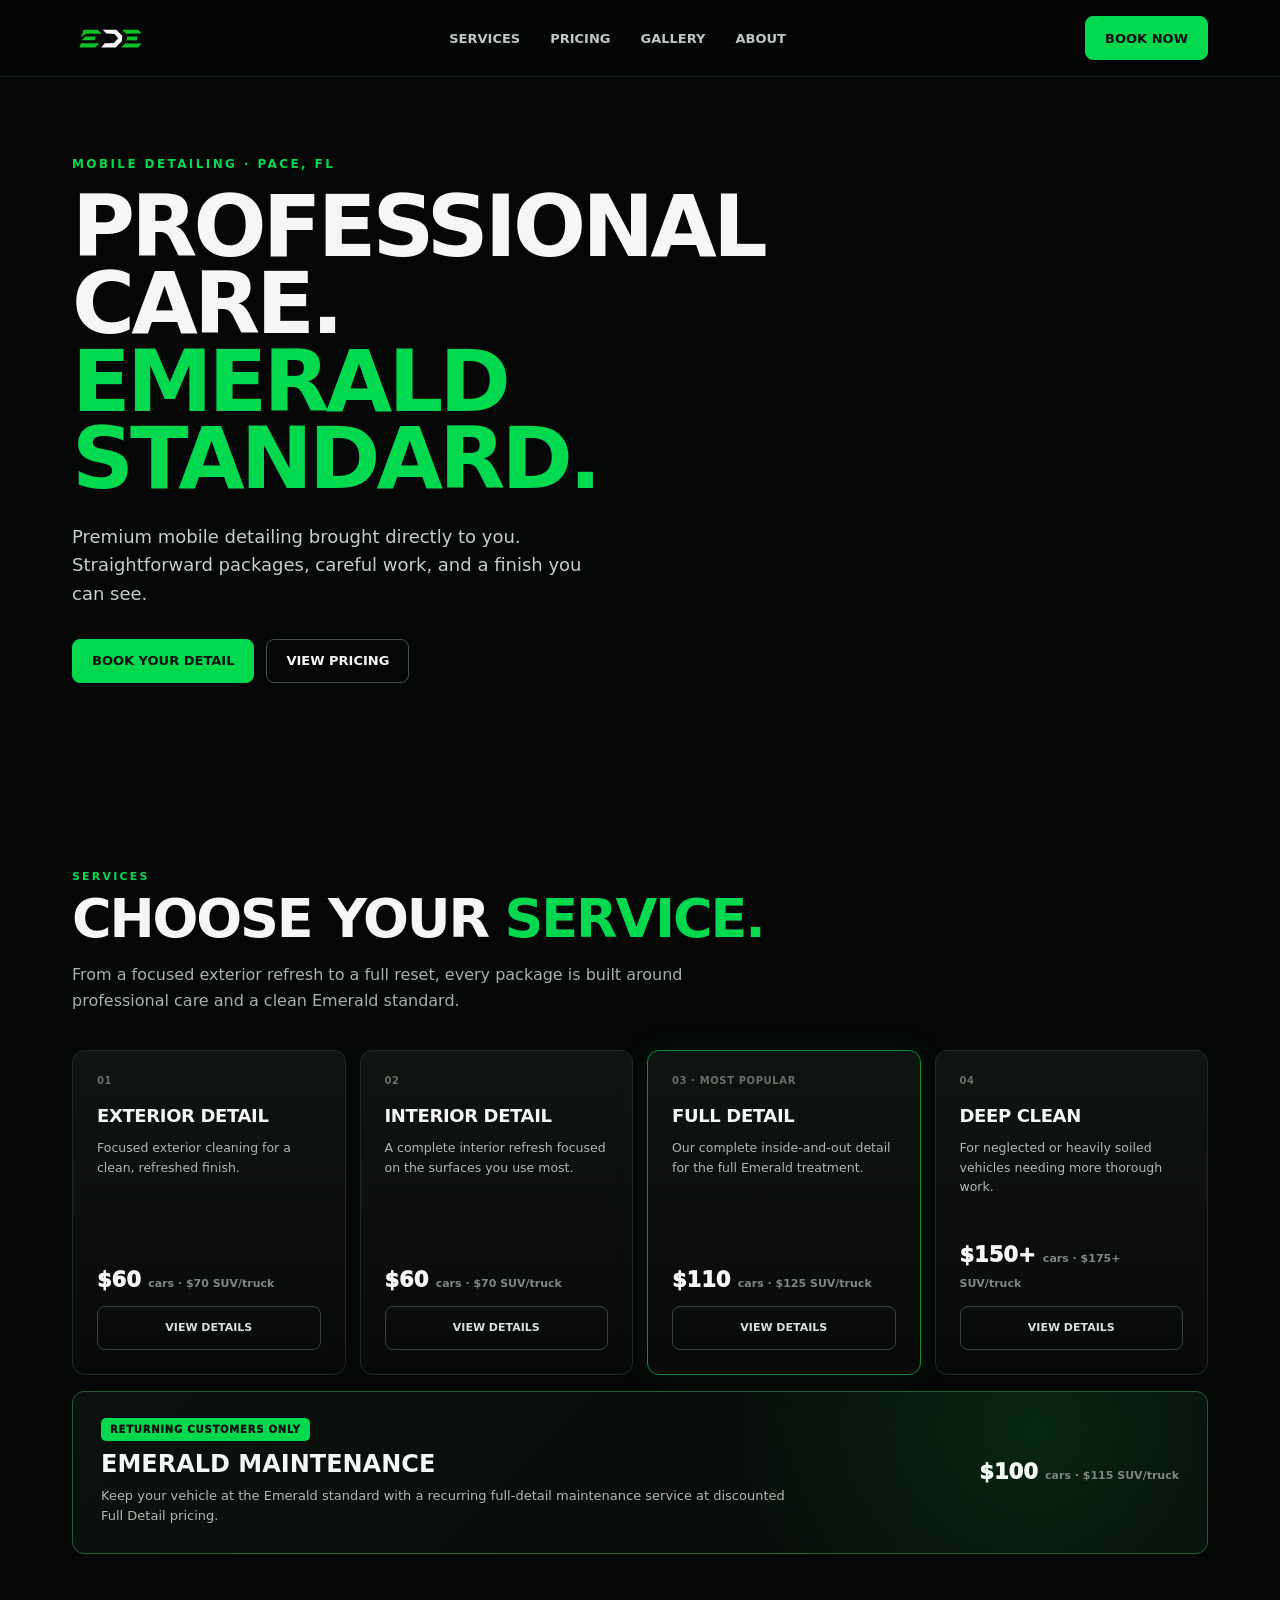
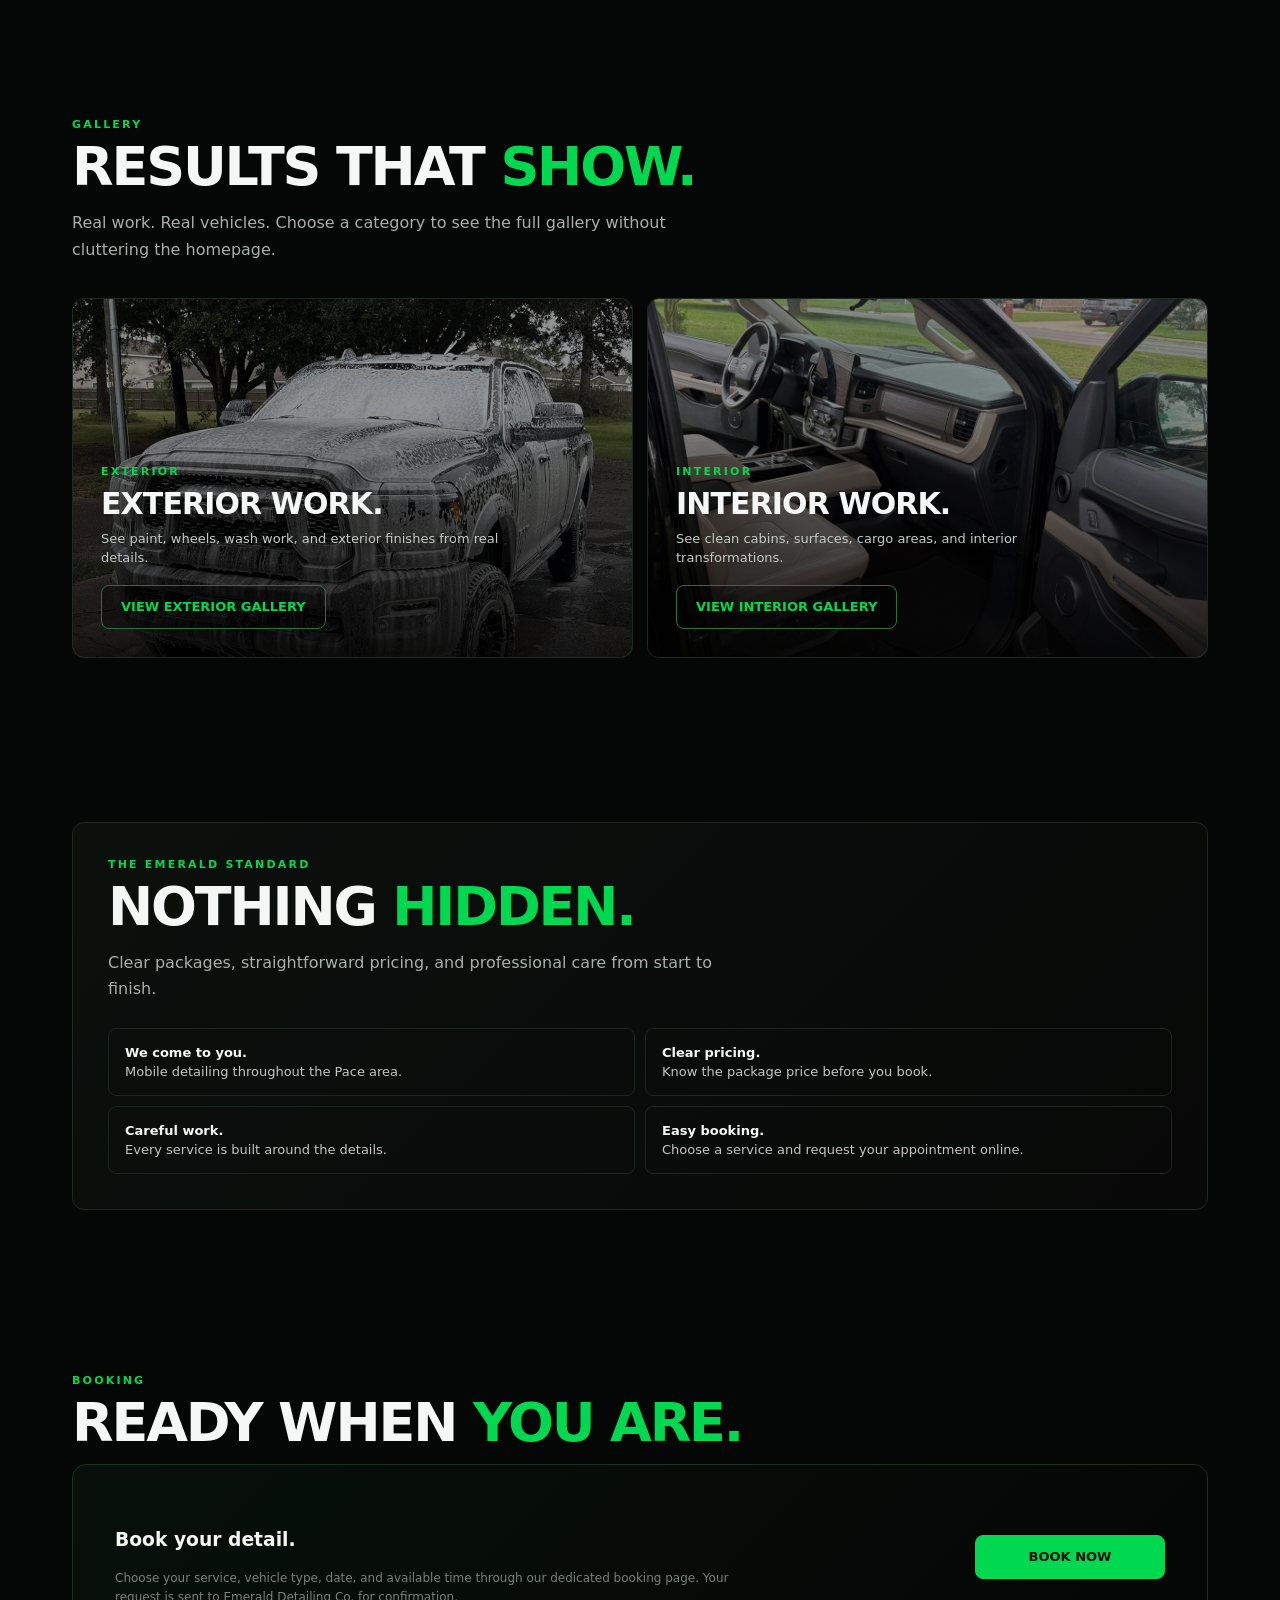
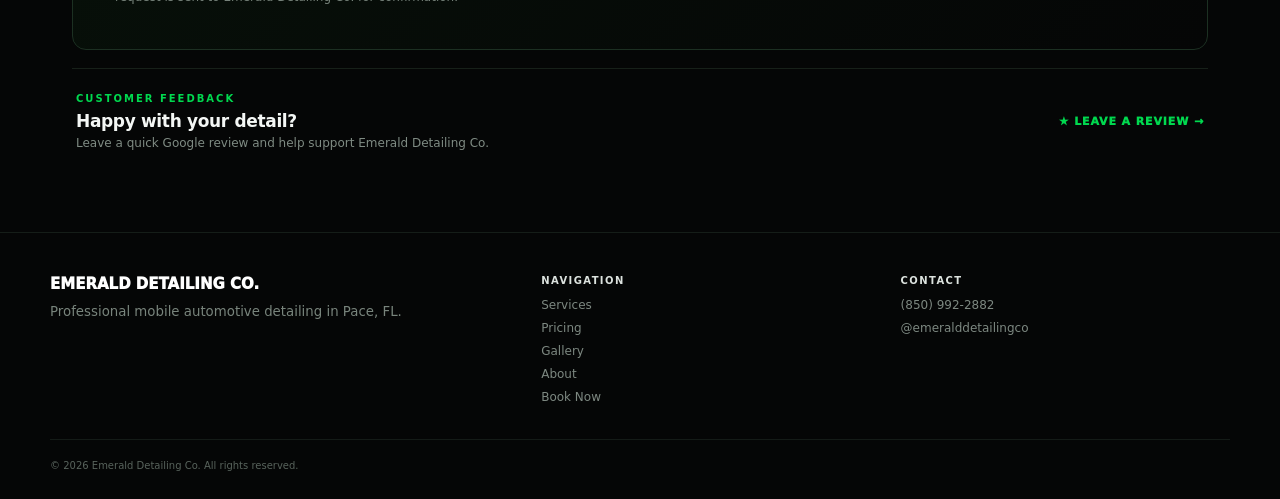
<file: index.html>
<!doctype html>
<html lang="en"><head><meta charset="utf-8"><meta name="viewport" content="width=device-width,initial-scale=1,viewport-fit=cover"><meta name="theme-color" content="#050606"><title>Emerald Detailing Co. — Mobile Detailing</title><meta name="description" content="Emerald Detailing Co. — professional mobile automotive detailing in Pace, FL."><style>
:root{--green:#00d94f;--black:#050606;--line:#1e2922;--muted:#a8b0ab;--white:#f4f7f5;--safe-top:env(safe-area-inset-top);--safe-bottom:env(safe-area-inset-bottom)}*{box-sizing:border-box;-webkit-tap-highlight-color:transparent}html{scroll-behavior:smooth;background:var(--black)}body{margin:0;background:var(--black);color:var(--white);font-family:-apple-system,BlinkMacSystemFont,"SF Pro Display","SF Pro Text",Inter,ui-sans-serif,system-ui,sans-serif;-webkit-font-smoothing:antialiased;text-rendering:optimizeLegibility}a{color:inherit;text-decoration:none}button{font:inherit}input,select,textarea,button{font-size:16px}.nav{position:sticky;top:0;z-index:20;background:rgba(5,6,6,.92);backdrop-filter:saturate(180%) blur(20px);-webkit-backdrop-filter:blur(20px);border-bottom:1px solid #172019;padding-top:var(--safe-top)}.navin{max-width:1180px;margin:auto;height:76px;display:flex;align-items:center;justify-content:space-between;padding:0 22px}.brand span{display:block;width:78px;height:42px;background:url("assets/emerald-logo.svg") center/contain no-repeat;font-size:0}.links{display:flex;gap:30px;color:#bfc7c2;font-size:13px;font-weight:750}.links a:hover{color:var(--green)}.cta{background:var(--green);color:#031007;padding:13px 19px;border-radius:8px;font-weight:900;font-size:13px;border:1px solid var(--green);display:inline-flex;align-items:center;justify-content:center;min-height:44px}.cta:hover{background:#39ed73}.ghost{padding:13px 19px;border:1px solid #435148;border-radius:8px;font-weight:850;font-size:13px;display:inline-flex;align-items:center;justify-content:center;min-height:44px}.ghost:hover{border-color:var(--green);color:var(--green)}.hero{min-height:680px;display:grid;place-items:center;position:relative;overflow:hidden;background:#050606}.hero:after{content:"";position:absolute;inset:0;background:linear-gradient(180deg,transparent 60%,var(--black) 100%);pointer-events:none}.hero-in{position:relative;z-index:2;max-width:1180px;width:100%;padding:80px 22px 105px}.kicker,.eyebrow{color:var(--green);font-size:11px;font-weight:900;letter-spacing:.2em;text-transform:uppercase}.kicker{font-size:12px;margin-bottom:17px}.hero h1{font-size:clamp(45px,7vw,86px);line-height:.9;letter-spacing:-.045em;margin:0;max-width:760px;text-transform:uppercase}.hero h1 em,h2 .green{font-style:normal;color:var(--green)}.lead{max-width:530px;color:#c6cec9;font-size:18px;line-height:1.6;margin:25px 0 30px}.actions{display:flex;gap:12px;flex-wrap:wrap}.section{max-width:1180px;margin:auto;padding:82px 22px}h2{font-size:clamp(34px,5vw,54px);letter-spacing:-.04em;line-height:.98;margin:10px 0 14px;text-transform:uppercase}h2 .white{color:var(--white)}.sub{color:var(--muted);max-width:650px;line-height:1.65}.cards{display:grid;grid-template-columns:repeat(4,minmax(0,1fr));gap:14px;margin-top:35px}.card{background:linear-gradient(180deg,#101411,#080a09);border:1px solid var(--line);border-radius:12px;padding:24px;min-height:325px;display:flex;flex-direction:column;transition:.2s}.card:hover{transform:translateY(-4px);border-color:#276d3e}.card.feature{border-color:#158a3b;box-shadow:0 0 35px rgba(0,217,79,.08)}.num{font-size:10px;color:#657168;font-weight:900;letter-spacing:.06em}.card h3{margin:20px 0 12px;font-size:18px;text-transform:uppercase;letter-spacing:-.02em;line-height:1.15}.card p{color:#aeb8b1;font-size:12.5px;line-height:1.55;margin:0 0 18px}.price{margin-top:auto;padding-top:16px;font-size:21px;font-weight:950;line-height:1.2}.price span{font-size:11px;color:#7d8880;font-weight:700}.details-btn{display:inline-flex;align-items:center;justify-content:center;margin-top:12px;padding:10px 13px;border:1px solid #334139;border-radius:8px;color:#d8dfdb;font-size:11px;font-weight:900;transition:.2s;cursor:pointer;background:transparent;width:100%;min-height:44px}.details-btn:hover,.details-btn:active{border-color:var(--green);color:var(--green);background:rgba(0,217,79,.04)}.maintenance-card{margin-top:16px;border:1px solid #245c36;border-radius:12px;padding:26px 28px;background:radial-gradient(circle at 85% 25%,rgba(0,217,79,.13),transparent 32%),linear-gradient(135deg,#0b120e,#070907);display:grid;grid-template-columns:1fr auto;gap:24px;align-items:center}.maintenance-card h3{font-size:24px;margin:9px 0 8px;text-transform:uppercase}.maintenance-card p{color:#aeb8b1;font-size:13px;line-height:1.6;margin:0;max-width:700px}.maintenance-card .price{margin:0;padding:0;white-space:nowrap}.exclusive{display:inline-block;color:#031007;background:var(--green);font-size:10px;font-weight:950;padding:6px 9px;border-radius:5px;letter-spacing:.08em}.gallery-choices{display:grid;grid-template-columns:repeat(2,minmax(0,1fr));gap:14px;margin-top:35px}.gallery-choice{position:relative;overflow:hidden;min-height:360px;border:1px solid #1e2922;border-radius:12px;background:#090b0a}.gallery-choice img{width:100%;height:100%;position:absolute;inset:0;object-fit:cover;filter:saturate(.82) brightness(.62);transition:transform .35s ease,filter .35s ease}.gallery-choice:hover img{transform:scale(1.04);filter:saturate(.9) brightness(.72)}.gallery-choice:after{content:"";position:absolute;inset:0;background:linear-gradient(180deg,rgba(0,0,0,.05) 30%,rgba(0,0,0,.84) 100%);pointer-events:none}.gallery-choice-content{position:absolute;z-index:2;left:28px;right:28px;bottom:28px}.gallery-choice-content .eyebrow{margin-bottom:8px}.gallery-choice h3{font-size:30px;margin:0 0 8px;text-transform:uppercase;letter-spacing:-.03em}.gallery-choice p{color:#c2cbc5;font-size:13px;line-height:1.5;margin:0 0 17px;max-width:430px}.gallery-choice .ghost{border-color:#2b7040;background:rgba(0,0,0,.35);color:var(--green)}.standard{display:block}.standardbox{border:1px solid var(--line);border-radius:12px;padding:35px;background:linear-gradient(135deg,#0b100d,#070807)}.points{display:grid;grid-template-columns:1fr 1fr;gap:10px;margin-top:25px}.point{padding:16px;border:1px solid #1b251f;border-radius:8px;color:#c0c8c3;font-size:13px}.point b{display:block;color:var(--white);margin-bottom:4px}.booking{background:linear-gradient(135deg,#071009,#050606);border:1px solid #1c3022;border-radius:14px;padding:42px;display:grid;grid-template-columns:1fr auto;gap:40px;align-items:center}.booking-copy{padding-top:4px}.booking-note{color:#77837b;font-size:12px;line-height:1.6;margin:4px 0 0;max-width:650px}.booking-action{display:flex;align-items:center;justify-content:center}.booking-action .cta{min-width:190px}.review-strip{border-top:1px solid #172019;margin-top:18px;padding:24px 4px 0;display:flex;align-items:center;justify-content:space-between;gap:20px}.review-copy .eyebrow{font-size:10px;margin-bottom:7px}.review-copy strong{display:block;font-size:17px;letter-spacing:-.02em}.review-copy p{margin:5px 0 0;color:#7f8b83;font-size:12px}.review-link{color:var(--green);font-size:11px;font-weight:950;letter-spacing:.08em;white-space:nowrap}.review-link:hover{text-decoration:underline}.modal{position:fixed;inset:0;z-index:100;background:rgba(0,0,0,.76);backdrop-filter:blur(10px);display:none;align-items:center;justify-content:center;padding:22px}.modal.open{display:flex}.modalbox{position:relative;width:min(560px,100%);max-height:90dvh;overflow:auto;background:linear-gradient(145deg,#0c110e,#060807);border:1px solid #285f3a;border-radius:16px;padding:32px;box-shadow:0 25px 80px rgba(0,0,0,.5)}.modalclose{position:absolute;top:12px;right:14px;border:0;background:transparent;color:#9da8a1;font-size:30px;line-height:1;cursor:pointer}.modalbox h3{font-size:30px;text-transform:uppercase;letter-spacing:-.03em;margin:8px 35px 8px 0}.modalprice{color:var(--green);font-size:18px;font-weight:900;margin:0 0 24px}.included{font-size:10px;font-weight:900;letter-spacing:.15em;text-transform:uppercase;color:#748078}.modalbox ul{margin:12px 0 20px;padding-left:19px;color:#c7cec9;line-height:1.8;font-size:13px}.modalnote{color:#8e9992;font-size:12px;line-height:1.6;margin:0 0 24px}footer{border-top:1px solid #151d18;padding:42px 22px calc(28px + var(--safe-bottom));color:#7d8881}.foot{max-width:1180px;margin:auto;display:grid;grid-template-columns:1.4fr 1fr 1fr;gap:30px;align-items:start}.foot-brand{color:white;font-weight:950;font-size:15px}.foot small{display:block;margin-top:8px;line-height:1.6;color:#78847c}.foot-title{color:#dce2de;font-size:10px;font-weight:900;letter-spacing:.14em;margin-bottom:12px}.footlinks{display:grid;gap:9px;font-size:12px}.footlinks a:hover{color:var(--green)}.copyright{max-width:1180px;margin:35px auto 0;padding-top:20px;border-top:1px solid #141b17;font-size:10px;color:#58635c}.mobile{display:none}@media(max-width:1050px){.cards{grid-template-columns:repeat(2,1fr)}.foot{grid-template-columns:1fr 1fr}}@media(max-width:850px){.links{display:none}.mobile{display:block}.hero{min-height:650px}.hero-in{padding-top:105px}.gallery-choices{grid-template-columns:1fr 1fr}.maintenance-card{grid-template-columns:1fr}.booking{grid-template-columns:1fr;gap:24px}.booking-action{justify-content:stretch}.booking-action .cta{width:100%}.review-strip{align-items:flex-start;flex-direction:column;gap:13px}}@media(max-width:520px){.navin{height:68px;padding:0 16px}.brand span{width:68px;height:38px}.nav .cta{padding:11px 14px;font-size:11px;min-height:42px}.hero{min-height:650px}.hero-in{padding:80px 17px 100px}.kicker{font-size:10px;letter-spacing:.16em}.lead{font-size:16px;margin:22px 0 26px}.actions{display:grid;grid-template-columns:1fr;gap:10px}.actions .cta,.actions .ghost{width:100%}.section{padding:60px 17px}.sub{font-size:14px}.gallery-choices{grid-template-columns:1fr;gap:12px}.gallery-choice{min-height:300px}.gallery-choice-content{left:21px;right:21px;bottom:21px}.gallery-choice h3{font-size:24px}.gallery-choice p{font-size:12.5px}.gallery-choice .ghost{width:100%}.card{min-height:0;padding:21px;border-radius:13px}.card h3{font-size:19px;margin-top:16px}.card p{font-size:13px}.price{font-size:22px}.maintenance-card{padding:22px;border-radius:13px}.maintenance-card h3{font-size:21px}.maintenance-card p{font-size:13px}.booking{padding:24px 20px;border-radius:13px}.review-strip{padding:21px 0 0}.review-copy strong{font-size:16px}.review-link{font-size:10px}.modal{padding:12px;align-items:flex-end}.modalbox{width:100%;max-height:88dvh;border-radius:18px;padding:25px 20px calc(20px + var(--safe-bottom))}.modalbox h3{font-size:24px}.foot{grid-template-columns:1fr;gap:25px}}
</style></head><body>
<nav class="nav"><div class="navin"><a class="brand" href="#top" aria-label="Emerald Detailing Co."><span></span></a><div class="links"><a href="#services-title">SERVICES</a><a href="#pricing">PRICING</a><a href="#gallery">GALLERY</a><a href="#about">ABOUT</a></div><a class="cta" href="booking.html">BOOK NOW</a></div></nav>
<main id="top"><section class="hero"><div class="hero-in"><div class="kicker">Mobile detailing · Pace, FL</div><h1>Professional care.<br><em>Emerald standard.</em></h1><p class="lead">Premium mobile detailing brought directly to you. Straightforward packages, careful work, and a finish you can see.</p><div class="actions"><a class="cta" href="booking.html">BOOK YOUR DETAIL</a><a class="ghost" href="#pricing">VIEW PRICING</a></div></div></section>
<section class="section"><div class="eyebrow" id="services-title">Services</div><h2><span class="white">Choose your</span> <span class="green">service.</span></h2><p class="sub">From a focused exterior refresh to a full reset, every package is built around professional care and a clean Emerald standard.</p><div class="cards" id="pricing"><article class="card"><div class="num">01</div><h3>Exterior Detail</h3><p>Focused exterior cleaning for a clean, refreshed finish.</p><div class="price">$60 <span>cars · $70 SUV/truck</span></div><button class="details-btn" data-detail="exterior">VIEW DETAILS</button></article><article class="card"><div class="num">02</div><h3>Interior Detail</h3><p>A complete interior refresh focused on the surfaces you use most.</p><div class="price">$60 <span>cars · $70 SUV/truck</span></div><button class="details-btn" data-detail="interior">VIEW DETAILS</button></article><article class="card feature"><div class="num">03 · MOST POPULAR</div><h3>Full Detail</h3><p>Our complete inside-and-out detail for the full Emerald treatment.</p><div class="price">$110 <span>cars · $125 SUV/truck</span></div><button class="details-btn" data-detail="full">VIEW DETAILS</button></article><article class="card"><div class="num">04</div><h3>Deep Clean</h3><p>For neglected or heavily soiled vehicles needing more thorough work.</p><div class="price">$150+ <span>cars · $175+ SUV/truck</span></div><button class="details-btn" data-detail="deep">VIEW DETAILS</button></article></div><article class="maintenance-card"><div><span class="exclusive">RETURNING CUSTOMERS ONLY</span><h3>Emerald Maintenance</h3><p>Keep your vehicle at the Emerald standard with a recurring full-detail maintenance service at discounted Full Detail pricing.</p></div><div class="price">$100 <span>cars · $115 SUV/truck</span></div></article></section>
<section class="section" id="gallery"><div class="eyebrow">Gallery</div><h2><span class="white">Results that</span> <span class="green">show.</span></h2><p class="sub">Real work. Real vehicles. Choose a category to see the full gallery without cluttering the homepage.</p><div class="gallery-choices"><a class="gallery-choice" href="exterior.html"><img src="assets/gallery-4.jpg" alt="Emerald Detailing Co. Ram Power Wagon exterior detail"><div class="gallery-choice-content"><div class="eyebrow">Exterior</div><h3>Exterior work.</h3><p>See paint, wheels, wash work, and exterior finishes from real details.</p><span class="ghost">VIEW EXTERIOR GALLERY</span></div></a><a class="gallery-choice" href="interior.html"><img src="assets/gallery-1.jpg" alt="Emerald Detailing Co. interior detail"><div class="gallery-choice-content"><div class="eyebrow">Interior</div><h3>Interior work.</h3><p>See clean cabins, surfaces, cargo areas, and interior transformations.</p><span class="ghost">VIEW INTERIOR GALLERY</span></div></a></div></section>
<section class="section standard" id="about"><div class="standardbox"><div class="eyebrow">The Emerald standard</div><h2><span class="white">Nothing</span> <span class="green">hidden.</span></h2><p class="sub">Clear packages, straightforward pricing, and professional care from start to finish.</p><div class="points"><div class="point"><b>We come to you.</b>Mobile detailing throughout the Pace area.</div><div class="point"><b>Clear pricing.</b>Know the package price before you book.</div><div class="point"><b>Careful work.</b>Every service is built around the details.</div><div class="point"><b>Easy booking.</b>Choose a service and request your appointment online.</div></div></div></section>
<section class="section" id="booking"><div class="eyebrow">Booking</div><h2><span class="white">Ready when</span> <span class="green">you are.</span></h2><div class="booking"><div class="booking-copy"><h3>Book your detail.</h3><p class="booking-note">Choose your service, vehicle type, date, and available time through our dedicated booking page. Your request is sent to Emerald Detailing Co. for confirmation.</p></div><div class="booking-action"><a class="cta" href="booking.html">BOOK NOW</a></div></div><div class="review-strip"><div class="review-copy"><div class="eyebrow">Customer feedback</div><strong>Happy with your detail?</strong><p>Leave a quick Google review and help support Emerald Detailing Co.</p></div><a class="review-link" href="https://share.google/KdQHU9VvgRlkxgc2U" target="_blank" rel="noopener">★ LEAVE A REVIEW →</a></div></section></main>
<footer><div class="foot"><div><div class="foot-brand">EMERALD DETAILING CO.</div><small>Professional mobile automotive detailing in Pace, FL.</small></div><div><div class="foot-title">NAVIGATION</div><div class="footlinks"><a href="#services-title">Services</a><a href="#pricing">Pricing</a><a href="#gallery">Gallery</a><a href="#about">About</a><a href="booking.html">Book Now</a></div></div><div><div class="foot-title">CONTACT</div><div class="footlinks"><a href="tel:+18509922882">(850) 992-2882</a><a href="https://www.instagram.com/emeralddetailingco/" target="_blank" rel="noopener">@emeralddetailingco</a></div></div></div><div class="copyright">© 2026 Emerald Detailing Co. All rights reserved.</div></footer>
<div class="modal" id="detailModal" aria-hidden="true"><div class="modalbox"><button class="modalclose" id="modalClose" aria-label="Close">×</button><div class="eyebrow">Service</div><h3 id="modalTitle"></h3><p class="modalprice" id="modalPrice"></p><div class="included">What's included</div><ul id="modalList"></ul><p class="modalnote" id="modalNote"></p><a class="cta" href="booking.html" style="width:100%">BOOK THIS SERVICE</a></div></div>
<script>const details={exterior:{title:'Exterior Detail',price:'$60 cars · $70 SUV/truck',list:['Wheel cleaning','Pre-wash & contact wash','Crevice work','Exterior windows'],note:'A focused exterior service for a clean, refreshed finish.'},interior:{title:'Interior Detail',price:'$60 cars · $70 SUV/truck',list:['Blowout & vacuum','Interior surface cleaning','Interior dressing','Interior windows'],note:'A complete interior refresh focused on the surfaces you use most.'},full:{title:'Full Detail',price:'$110 cars · $125 SUV/truck',list:['Everything in Exterior Detail','Everything in Interior Detail'],note:'Our complete inside-and-out detail and most popular package.'},deep:{title:'Deep Clean',price:'Starting at $150 cars · $175+ SUV/truck',list:['More thorough interior & exterior cleaning','Extra attention to neglected/heavily soiled areas','Condition-based final pricing'],note:'Designed for vehicles that need more work than a standard Full Detail.'}};const modal=document.getElementById('detailModal');const close=()=>{modal.classList.remove('open');modal.setAttribute('aria-hidden','true')};document.querySelectorAll('[data-detail]').forEach(b=>b.onclick=()=>{const d=details[b.dataset.detail];document.getElementById('modalTitle').textContent=d.title;document.getElementById('modalPrice').textContent=d.price;document.getElementById('modalList').innerHTML=d.list.map(x=>`<li>${x}</li>`).join('');document.getElementById('modalNote').textContent=d.note;modal.classList.add('open');modal.setAttribute('aria-hidden','false')});document.getElementById('modalClose').onclick=close;modal.onclick=e=>{if(e.target===modal)close()};document.addEventListener('keydown',e=>{if(e.key==='Escape')close()});const scrollToSection=(target)=>{const nav=document.querySelector('.nav');const navHeight=nav?nav.getBoundingClientRect().height:76;const top=target.getBoundingClientRect().top+window.scrollY-navHeight-10;window.scrollTo({top:Math.max(0,top),behavior:'smooth'})};document.querySelectorAll('.links a[href^="#"],.footlinks a[href^="#"]').forEach(link=>link.addEventListener('click',e=>{const target=document.querySelector(link.getAttribute('href'));if(!target)return;e.preventDefault();scrollToSection(target);history.replaceState(null,'',link.getAttribute('href'))}));window.addEventListener('load',()=>{if(location.hash){const target=document.querySelector(location.hash);if(target)setTimeout(()=>scrollToSection(target),50)}});</script></body></html>
</file>
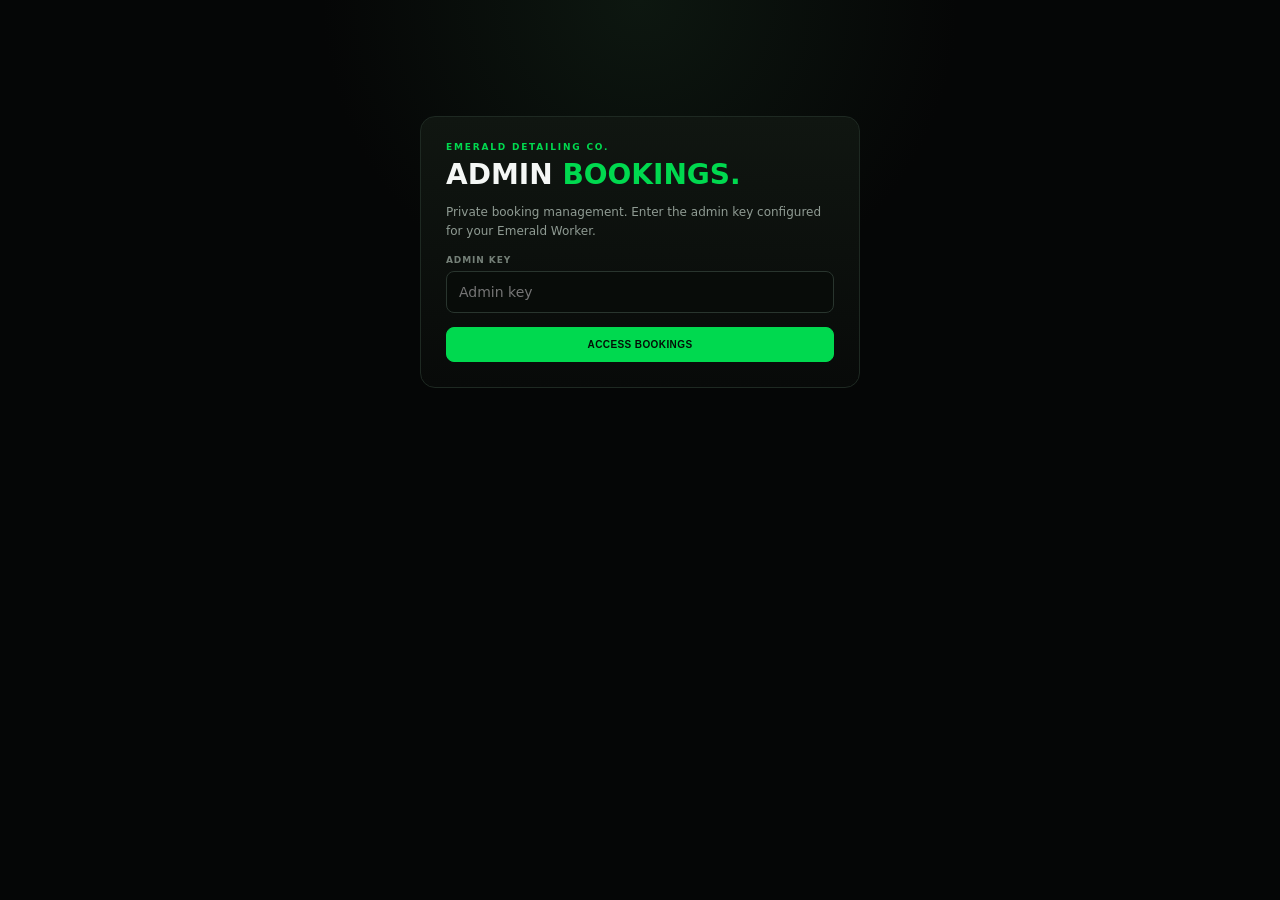
<file: admin-schedule.html>
<!doctype html><html lang="en"><head><meta charset="utf-8"><meta name="viewport" content="width=device-width,initial-scale=1"><meta name="robots" content="noindex,nofollow"><title>Emerald Admin — Schedule</title><style>:root{--g:#00d94f;--b:#050606;--l:#1e2922;--m:#8f9b93;--w:#f4f7f5}*{box-sizing:border-box}body{margin:0;background:radial-gradient(circle at top,#0d1710,#050606 45%);color:var(--w);font-family:-apple-system,BlinkMacSystemFont,"SF Pro Display",Inter,system-ui,sans-serif}.wrap{width:min(760px,100%);margin:auto;padding:30px 18px 60px}.top{display:flex;justify-content:space-between;align-items:center;margin-bottom:25px}.ey{font-size:9px;letter-spacing:.2em;text-transform:uppercase;color:var(--g);font-weight:900}.title{font-size:42px;line-height:.95;letter-spacing:-.045em;text-transform:uppercase;margin:7px 0}.title span{color:var(--g)}.panel{background:linear-gradient(180deg,#101611,#080a09);border:1px solid var(--l);border-radius:14px;padding:20px;margin-bottom:14px}.label{display:block;color:#758078;font-size:9px;text-transform:uppercase;letter-spacing:.1em;font-weight:900;margin-bottom:7px}.row{display:grid;grid-template-columns:1fr auto;gap:9px;align-items:end}.input,.btn{height:44px;border-radius:8px;font:inherit}.input{width:100%;background:#080c09;border:1px solid #29352e;color:var(--w);padding:10px 12px}.btn{border:1px solid #303c34;background:#090d0a;color:var(--w);padding:0 15px;font-size:10px;font-weight:900;letter-spacing:.04em;cursor:pointer}.btn.primary{background:var(--g);border-color:var(--g);color:#031007}.btn.danger{color:#ffb2b2;border-color:#5b2929}.hint{color:#69756d;font-size:11px;line-height:1.5;margin:9px 0 0}.item{display:flex;align-items:center;justify-content:space-between;gap:10px;background:#090d0a;border:1px solid #28352c;border-radius:9px;padding:10px 11px;margin-top:8px}.date{font-weight:800;font-size:13px}.muted{color:var(--m);font-size:11px}.error{color:#ffaaaa;font-size:11px;line-height:1.4;margin-top:10px}.empty{color:var(--m);font-size:12px;padding:12px 0}.back{color:var(--g);font-size:10px;font-weight:900;text-decoration:none}@media(max-width:520px){.wrap{padding:22px 14px 45px}.row{grid-template-columns:1fr}.btn{width:100%}.item{align-items:flex-start;flex-direction:column}.item .btn{width:auto}}</style></head><body><main class="wrap"><header class="top"><div><div class="ey">Private dashboard</div><div class="title">Schedule<span>.</span></div></div><a class="back" href="admin.html">BACK TO BOOKINGS</a></header><section class="panel"><div class="ey">Availability</div><h2 style="margin:7px 0 14px;font-size:21px">Block a day</h2><div class="row"><div><label class="label" for="date">Date</label><input class="input" id="date" type="date"></div><button class="btn primary" id="block">BLOCK DAY</button></div><p class="hint">Blocking a date prevents new customer bookings. Existing bookings are not cancelled.</p><div id="error" class="error"></div></section><section class="panel"><div class="ey">Unavailable dates</div><div id="list"><div class="empty">Loading…</div></div></section></main><script>const token=sessionStorage.getItem('emerald_admin_key')||'';const $=id=>document.getElementById(id);const headers=()=>({Authorization:'Bearer '+token});const pretty=d=>new Date(d+'T12:00:00').toLocaleDateString(undefined,{weekday:'short',month:'short',day:'numeric',year:'numeric'});function err(s=''){$('error').textContent=s}async function api(url,opt={}){const r=await fetch(url,{...opt,headers:{...headers(),...(opt.headers||{})},cache:'no-store'});let d={};try{d=await r.json()}catch{}if(r.status===401)throw new Error('Your admin session is invalid. Open Admin Bookings and log in again.');if(!r.ok)throw new Error(d.error||'Request failed.');return d}async function load(){if(!token){location.href='admin.html';return}try{const d=await api('/api/blocked-days');const xs=d.blockedDays||[];$('list').innerHTML=xs.length?xs.map(x=>`<div class="item"><div><div class="date">${pretty(x.service_date)}</div><div class="muted">${x.service_date}</div></div><button class="btn danger" data-date="${x.service_date}">UNBLOCK</button></div>`).join(''):'<div class="empty">No blocked days.</div>';document.querySelectorAll('[data-date]').forEach(b=>b.onclick=()=>remove(b.dataset.date,b))}catch(e){err(e.message)}}async function remove(date,btn){if(!confirm('Unblock '+pretty(date)+'?'))return;btn.disabled=true;try{await api('/api/blocked-days?date='+encodeURIComponent(date),{method:'DELETE'});await load()}catch(e){err(e.message);btn.disabled=false}}$('block').onclick=async()=>{const date=$('date').value;if(!date){err('Choose a date first.');return}err('');$('block').disabled=true;try{await api('/api/blocked-days',{method:'POST',headers:{'Content-Type':'application/json'},body:JSON.stringify({date})});$('date').value='';await load()}catch(e){err(e.message)}finally{$('block').disabled=false}};load();</script></body></html>
</file>
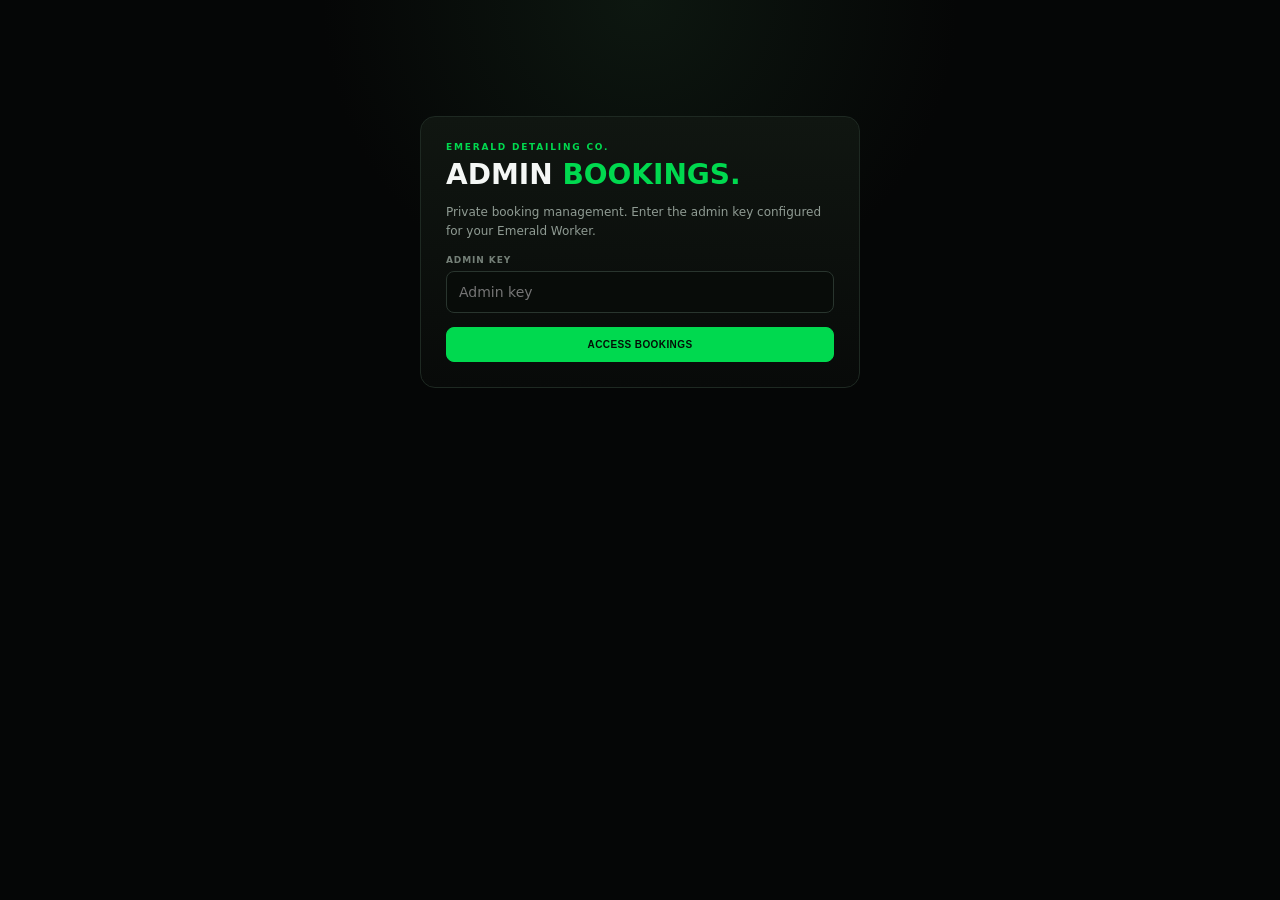
<file: admin.html>
<!doctype html>
<html lang="en"><head><meta charset="utf-8"><meta name="viewport" content="width=device-width,initial-scale=1,viewport-fit=cover"><meta name="theme-color" content="#050606"><meta name="robots" content="noindex,nofollow"><title>Emerald Admin — Bookings</title><style>
:root{--g:#00d94f;--b:#050606;--p:#0b0f0c;--p2:#101611;--l:#1e2922;--m:#8f9b93;--w:#f4f7f5;--red:#ff7474;--amber:#f3ce67}*{box-sizing:border-box}html{background:var(--b)}body{margin:0;background:radial-gradient(circle at top,#0d1710 0,#050606 38%);color:var(--w);font-family:-apple-system,BlinkMacSystemFont,"SF Pro Display","SF Pro Text",Inter,system-ui,sans-serif;-webkit-font-smoothing:antialiased}.wrap{width:min(1180px,100%);margin:auto;padding:26px 18px 60px}.hidden{display:none!important}.top{display:flex;align-items:center;justify-content:space-between;gap:15px;margin-bottom:32px}.brand{display:flex;align-items:center;gap:12px}.logo{width:86px;height:38px;background:url("assets/emerald-logo.svg") center/contain no-repeat}.ey{font-size:9px;letter-spacing:.2em;text-transform:uppercase;color:var(--g);font-weight:900}.title{margin:6px 0 0;font-size:clamp(34px,6vw,52px);line-height:.9;text-transform:uppercase;letter-spacing:-.045em}.title span{color:var(--g)}.btn{border:1px solid #303c34;background:#090d0a;color:var(--w);border-radius:8px;padding:11px 13px;font-size:10px;font-weight:900;letter-spacing:.04em;cursor:pointer}.btn.primary{background:var(--g);border-color:var(--g);color:#031007}.btn.danger{color:#ffb2b2;border-color:#5b2929}.login{width:min(440px,100%);margin:10vh auto;background:linear-gradient(180deg,#101611,#080a09);border:1px solid var(--l);border-radius:15px;padding:25px}.login h1{margin:6px 0;font-size:28px;text-transform:uppercase}.login p{color:var(--m);font-size:12px;line-height:1.55}.field{margin-top:15px}.field label{display:block;color:#758078;font-size:9px;text-transform:uppercase;letter-spacing:.1em;font-weight:900;margin-bottom:6px}.input,.select{width:100%;background:#080c09;border:1px solid #29352e;color:var(--w);border-radius:8px;padding:12px;font:inherit;font-size:14px;outline:none}.input:focus,.select:focus{border-color:var(--g)}.login .btn{width:100%;margin-top:14px}.error{color:#ffaaaa;font-size:11px;margin-top:10px;line-height:1.4}.toolbar{display:flex;justify-content:space-between;gap:10px;align-items:center;flex-wrap:wrap;margin-bottom:15px}.filters{display:flex;gap:8px;flex-wrap:wrap}.filters .input,.filters .select{width:auto;min-width:145px;font-size:11px;padding:10px}.stats{display:grid;grid-template-columns:repeat(4,1fr);gap:9px;margin-bottom:15px}.stat{background:rgba(10,14,11,.92);border:1px solid var(--l);border-radius:11px;padding:14px}.stat small{display:block;color:#758078;font-size:8px;letter-spacing:.1em;text-transform:uppercase;font-weight:900}.stat strong{display:block;margin-top:6px;font-size:23px}.stat.pending strong{color:var(--amber)}.panel{background:linear-gradient(180deg,#101611,#080a09);border:1px solid var(--l);border-radius:14px;padding:17px}.panel-head{display:flex;justify-content:space-between;align-items:center;gap:10px;margin-bottom:12px}.booking{background:#090d0a;border:1px solid var(--l);border-radius:11px;padding:16px;margin-top:9px}.booking.pending{border-color:#4d4426}.headrow{display:flex;justify-content:space-between;align-items:flex-start;gap:12px}.customer{font-size:16px;font-weight:900}.service{margin-top:3px;color:var(--g);font-size:11px;font-weight:900;text-transform:uppercase}.badge{display:inline-flex;border:1px solid #36423a;border-radius:999px;padding:5px 8px;font-size:8px;font-weight:900;text-transform:uppercase}.badge.pending{color:var(--amber);border-color:#5d5028}.badge.confirmed{color:#7fffa8;border-color:#245e38}.badge.completed{color:#a9b7ae}.badge.cancelled{color:#ff9d9d;border-color:#5a2929}.details{display:grid;grid-template-columns:repeat(4,1fr);gap:9px;margin:14px 0;padding:12px 0;border-top:1px solid #18211c;border-bottom:1px solid #18211c}.detail small{display:block;color:#657169;font-size:8px;text-transform:uppercase;letter-spacing:.08em;font-weight:900}.detail div{margin-top:4px;font-size:11px;font-weight:750;line-height:1.35}.notes{background:#080c09;border:1px solid #17221b;border-radius:8px;padding:10px;color:#b6c0b9;font-size:11px;line-height:1.5;margin-bottom:11px}.actions{display:flex;gap:7px;flex-wrap:wrap}.empty{text-align:center;color:var(--m);padding:38px 15px;font-size:12px}.foot{text-align:center;color:#58635c;font-size:9px;margin-top:22px}.schedule{display:flex;gap:8px;align-items:center;flex-wrap:wrap}.schedule .btn{white-space:nowrap}@media(max-width:700px){.wrap{padding:20px 13px 45px}.logo{width:68px}.stats{grid-template-columns:1fr 1fr}.details{grid-template-columns:1fr 1fr}.filters{width:100%}.filters .input,.filters .select{flex:1;min-width:0}.headrow{display:block}.badge{margin-top:10px}}@media(max-width:430px){.top{align-items:flex-start}.stats{gap:6px}.stat{padding:11px}.stat strong{font-size:20px}}
</style></head><body>
<div class="wrap"><div id="login" class="login"><div class="ey">Emerald Detailing Co.</div><h1>Admin <span style="color:var(--g)">Bookings.</span></h1><p>Private booking management. Enter the admin key configured for your Emerald Worker.</p><div class="field"><label for="token">Admin key</label><input class="input" id="token" type="password" autocomplete="current-password" placeholder="Admin key"></div><button class="btn primary" id="loginBtn">ACCESS BOOKINGS</button><div id="loginError" class="error hidden"></div></div>
<div id="app" class="hidden"><header class="top"><div class="brand"><div class="logo"></div><div><div class="ey">Private dashboard</div><div class="title">Bookings<span>.</span></div></div></div><div class="schedule"><a class="btn" href="admin-schedule.html">SCHEDULE</a><button class="btn" id="logout">LOG OUT</button></div></header>
<div class="toolbar"><div class="filters"><select class="select" id="status"><option value="">All statuses</option><option value="pending">Pending</option><option value="confirmed">Confirmed</option><option value="completed">Completed</option><option value="cancelled">Cancelled</option></select><input class="input" id="date" type="date"><button class="btn" id="clear">CLEAR</button></div><button class="btn primary" id="refresh">REFRESH</button></div>
<section class="stats"><div class="stat pending"><small>Pending</small><strong id="pendingCount">0</strong></div><div class="stat"><small>Confirmed</small><strong id="confirmedCount">0</strong></div><div class="stat"><small>Completed</small><strong id="completedCount">0</strong></div><div class="stat"><small>Visible</small><strong id="totalCount">0</strong></div></section>
<section class="panel"><div class="panel-head"><div class="ey">Customer schedule</div></div><div id="list"><div class="empty">Loading bookings…</div></div></section><div class="foot">Emerald Detailing Co. · Private admin area</div></div></div>
<script>
let token=sessionStorage.getItem('emerald_admin_key')||'';const $=id=>document.getElementById(id);const esc=s=>String(s??'').replace(/[&<>\"]/g,c=>({'&':'&amp;','<':'&lt;','>':'&gt;','\\':'&#92;','"':'&quot;'}[c]));
function headers(){return {Authorization:'Bearer '+token}}function prettyDate(v){return new Date(v+'T12:00:00').toLocaleDateString(undefined,{weekday:'short',month:'short',day:'numeric',year:'numeric'})}function prettyTime(v){return new Date('2000-01-01T'+v+':00').toLocaleTimeString('en-US',{hour:'numeric',minute:'2-digit'})}
function showApp(){ $('login').classList.add('hidden');$('app').classList.remove('hidden') }function showLogin(msg=''){ $('app').classList.add('hidden');$('login').classList.remove('hidden');if(msg){$('loginError').textContent=msg;$('loginError').classList.remove('hidden')} }
async function fetchBookings(){const p=new URLSearchParams();const s=$('status').value,d=$('date').value;if(s)p.set('status',s);if(d)p.set('date',d);const r=await fetch('/api/admin/bookings?'+p.toString(),{headers:headers(),cache:'no-store'});const data=await r.json();if(r.status===401)throw new Error('Your admin key was rejected.');if(!r.ok)throw new Error(data.error||'Could not load bookings.');return data.bookings||[]}
async function load(){if(!token)return; $('list').innerHTML='<div class="empty">Loading bookings…</div>';try{render(await fetchBookings())}catch(e){showLogin(e.message)}}
function bookingIdFromCard(card,bs){return card.dataset.id||bs.find(x=>card.innerHTML.includes(x.id.slice(0,8)))?.id}
async function changeStatus(id,status,btn){btn.disabled=true;try{const r=await fetch('/api/admin/bookings?id='+encodeURIComponent(id),{method:'PATCH',headers:{...headers(),'Content-Type':'application/json'},body:JSON.stringify({status})});const d=await r.json();if(!r.ok)throw new Error(d.error||'Update failed.');await load()}catch(e){alert(e.message);btn.disabled=false}}
async function deleteCancelled(id,btn){if(!confirm('Delete this cancelled booking permanently?'))return;btn.disabled=true;try{const r=await fetch('/api/admin/bookings?id='+encodeURIComponent(id),{method:'DELETE',headers:headers()});const d=await r.json();if(!r.ok)throw new Error(d.error||'Delete failed.');await load()}catch(e){alert(e.message);btn.disabled=false}}
function render(bs){const c={pending:0,confirmed:0,completed:0,cancelled:0};bs.forEach(b=>c[b.status]++);$('pendingCount').textContent=c.pending;$('confirmedCount').textContent=c.confirmed;$('completedCount').textContent=c.completed;$('totalCount').textContent=bs.length;if(!bs.length){$('list').innerHTML='<div class="empty">No bookings match these filters.</div>';return}$('list').innerHTML=bs.map(b=>`<article class="booking ${esc(b.status)}" data-id="${esc(b.id)}"><div class="headrow"><div><div class="customer">${esc(b.name)}</div><div class="service">${esc(b.service)}</div></div><span class="badge ${esc(b.status)}">${esc(b.status)}</span></div><div class="details"><div class="detail"><small>Date</small><div>${esc(prettyDate(b.service_date))}</div></div><div class="detail"><small>Time</small><div>${esc(prettyTime(b.start_time))}–${esc(prettyTime(b.end_time))}</div></div><div class="detail"><small>Vehicle</small><div>${esc(b.vehicle)}</div></div><div class="detail"><small>Price</small><div>$${esc(b.price)}</div></div><div class="detail"><small>Phone</small><div><a href="tel:${esc(b.phone)}" style="color:var(--w)">${esc(b.phone)}</a></div></div><div class="detail"><small>Type</small><div>${b.vehicle_type==='car'?'Car':'SUV / Truck'}</div></div><div class="detail"><small>Request ID</small><div>${esc(b.id.slice(0,8))}</div></div><div class="detail"><small>Received</small><div>${esc(b.created_at)}</div></div></div>${b.notes?`<div class="notes"><strong>Notes:</strong> ${esc(b.notes)}</div>`:''}<div class="actions">${b.status!=='confirmed'&&b.status!=='completed'?'<button class="btn primary" data-status="confirmed">CONFIRM</button>':''}${b.status!=='completed'&&b.status!=='cancelled'?'<button class="btn" data-status="completed">MARK COMPLETED</button>':''}${b.status!=='cancelled'?'<button class="btn danger" data-status="cancelled">CANCEL</button>':''}${b.status!=='pending'?'<button class="btn" data-status="pending">SET PENDING</button>':''}${b.status==='cancelled'?'<button class="btn danger" data-delete="true">DELETE</button>':''}</div></article>`).join('');document.querySelectorAll('[data-status]').forEach(btn=>btn.onclick=()=>{const card=btn.closest('.booking');const id=bookingIdFromCard(card,bs);if(id)changeStatus(id,btn.dataset.status,btn)});document.querySelectorAll('[data-delete]').forEach(btn=>btn.onclick=()=>{const card=btn.closest('.booking');const id=bookingIdFromCard(card,bs);if(id)deleteCancelled(id,btn)})}
$('loginBtn').onclick=async()=>{token=$('token').value.trim();if(!token)return;sessionStorage.setItem('emerald_admin_key',token);try{showApp();await load()}catch(e){showLogin(e.message)}};$('token').addEventListener('keydown',e=>{if(e.key==='Enter')$('loginBtn').click()});$('refresh').onclick=load;$('status').onchange=load;$('date').onchange=load;$('clear').onclick=()=>{$('status').value='';$('date').value='';load()};$('logout').onclick=()=>{sessionStorage.removeItem('emerald_admin_key');token='';showLogin()};if(token){showApp();load()}
</script></body></html>
</file>
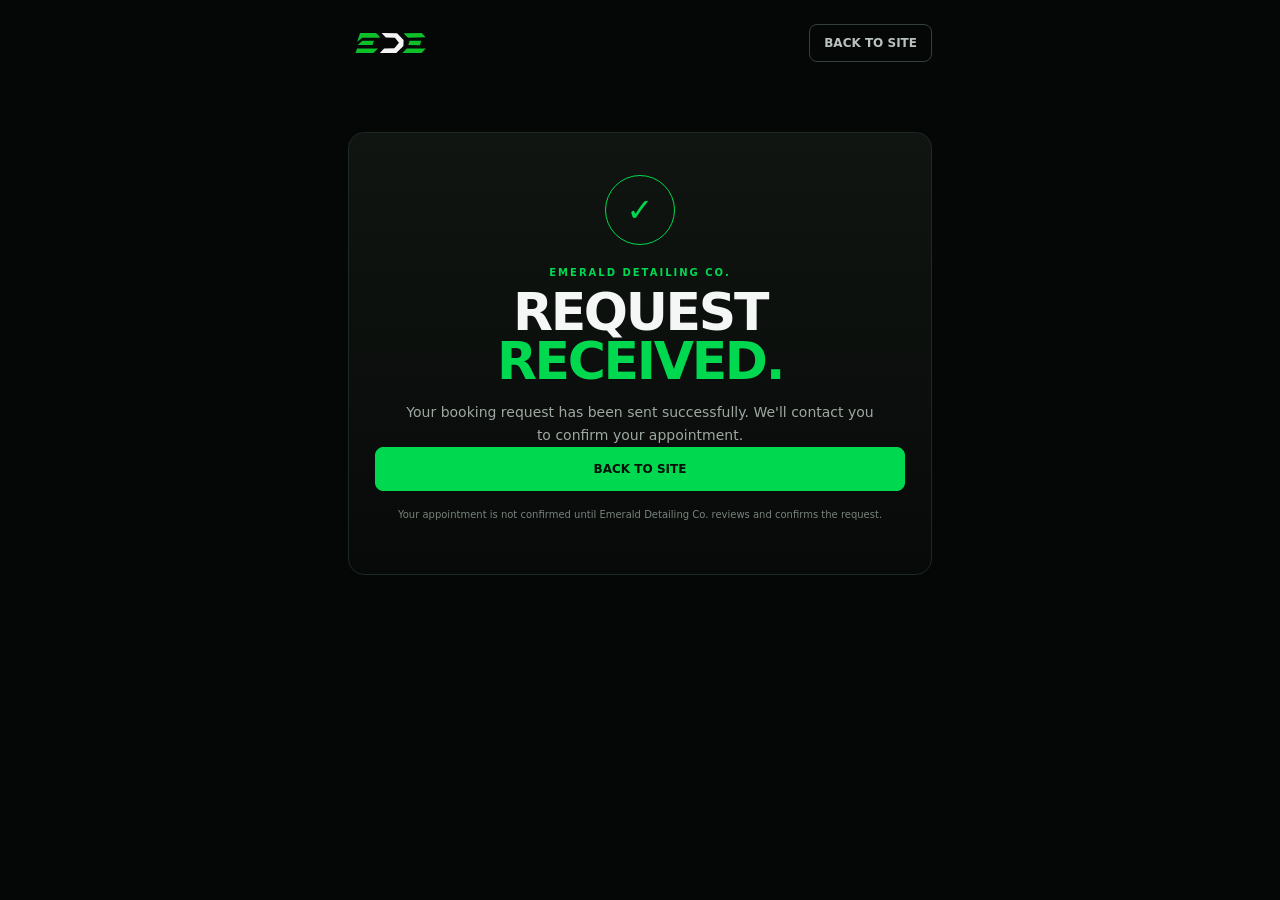
<file: booking-confirmed.html>
<!doctype html>
<html lang="en"><head><meta charset="utf-8"><meta name="viewport" content="width=device-width,initial-scale=1,viewport-fit=cover"><meta name="theme-color" content="#050606"><title>Booking Received — Emerald Detailing Co.</title><style>:root{--green:#00d94f;--black:#050606;--panel:#0b0f0c;--line:#1e2922;--muted:#9da8a1;--white:#f4f7f5}*{box-sizing:border-box}body{margin:0;background:var(--black);color:var(--white);font-family:-apple-system,BlinkMacSystemFont,"SF Pro Display","SF Pro Text",Inter,system-ui,sans-serif}.wrap{width:min(620px,100%);margin:auto;padding:24px 18px 50px}.top{display:flex;justify-content:space-between;align-items:center;margin-bottom:70px}.logo{width:86px;height:38px;background:url("assets/emerald-logo.svg") center/contain no-repeat}.back{color:#b9c2bc;text-decoration:none;font-size:12px;font-weight:800;border:1px solid #344039;border-radius:8px;padding:11px 14px}.card{background:linear-gradient(180deg,#101511,#080a09);border:1px solid var(--line);border-radius:16px;padding:42px 26px;text-align:center}.check{width:70px;height:70px;border-radius:50%;border:1px solid var(--green);display:grid;place-items:center;color:var(--green);font-size:32px;margin:0 auto 22px}.eyebrow{color:var(--green);font-size:10px;letter-spacing:.2em;font-weight:900;text-transform:uppercase}.title{font-size:clamp(34px,8vw,52px);line-height:.95;letter-spacing:-.045em;text-transform:uppercase;margin:10px 0 14px}.sub{color:var(--muted);font-size:14px;line-height:1.65;margin:0 auto;max-width:470px}.details{margin:26px 0;border:1px solid #1c3022;background:rgba(0,217,79,.04);border-radius:10px;padding:15px;text-align:left}.details div{display:flex;justify-content:space-between;gap:15px;padding:7px 0;font-size:12px}.details span:first-child{color:#77837b}.details span:last-child{text-align:right;font-weight:800}.btn{display:block;background:var(--green);border:1px solid var(--green);color:#031007;border-radius:8px;padding:14px 18px;font-weight:900;font-size:12px;text-decoration:none}.note{color:#77837b;font-size:10px;line-height:1.5;margin-top:16px}@media(max-width:520px){.wrap{padding:14px 12px 34px}.top{margin-bottom:42px}.logo{width:78px;height:34px}.back{font-size:10px;padding:10px 12px}.card{padding:32px 17px}.title{font-size:clamp(31px,11vw,43px)}.sub{font-size:13px}.details{padding:12px}.details div{font-size:11px}}
</style></head><body><div class="wrap"><header class="top"><a class="logo" href="./" aria-label="Emerald Detailing Co."></a><a class="back" href="./">BACK TO SITE</a></header><main class="card"><div class="check">✓</div><div class="eyebrow">Emerald Detailing Co.</div><h1 class="title">Request <span style="color:var(--green)">received.</span></h1><p class="sub">Your booking request has been sent successfully. We'll contact you to confirm your appointment.</p><div class="details" id="details"></div><a class="btn" href="./">BACK TO SITE</a><p class="note">Your appointment is not confirmed until Emerald Detailing Co. reviews and confirms the request.</p></main></div><script>const p=new URLSearchParams(location.search);const service=p.get('service'),date=p.get('date'),time=p.get('time');if(service||date||time){document.getElementById('details').innerHTML=`${service?`<div><span>Service</span><span>${service}</span></div>`:''}${date?`<div><span>Date</span><span>${date}</span></div>`:''}${time?`<div><span>Time</span><span>${time}</span></div>`:''}`}else{document.getElementById('details').style.display='none'}</script></body></html>
</file>
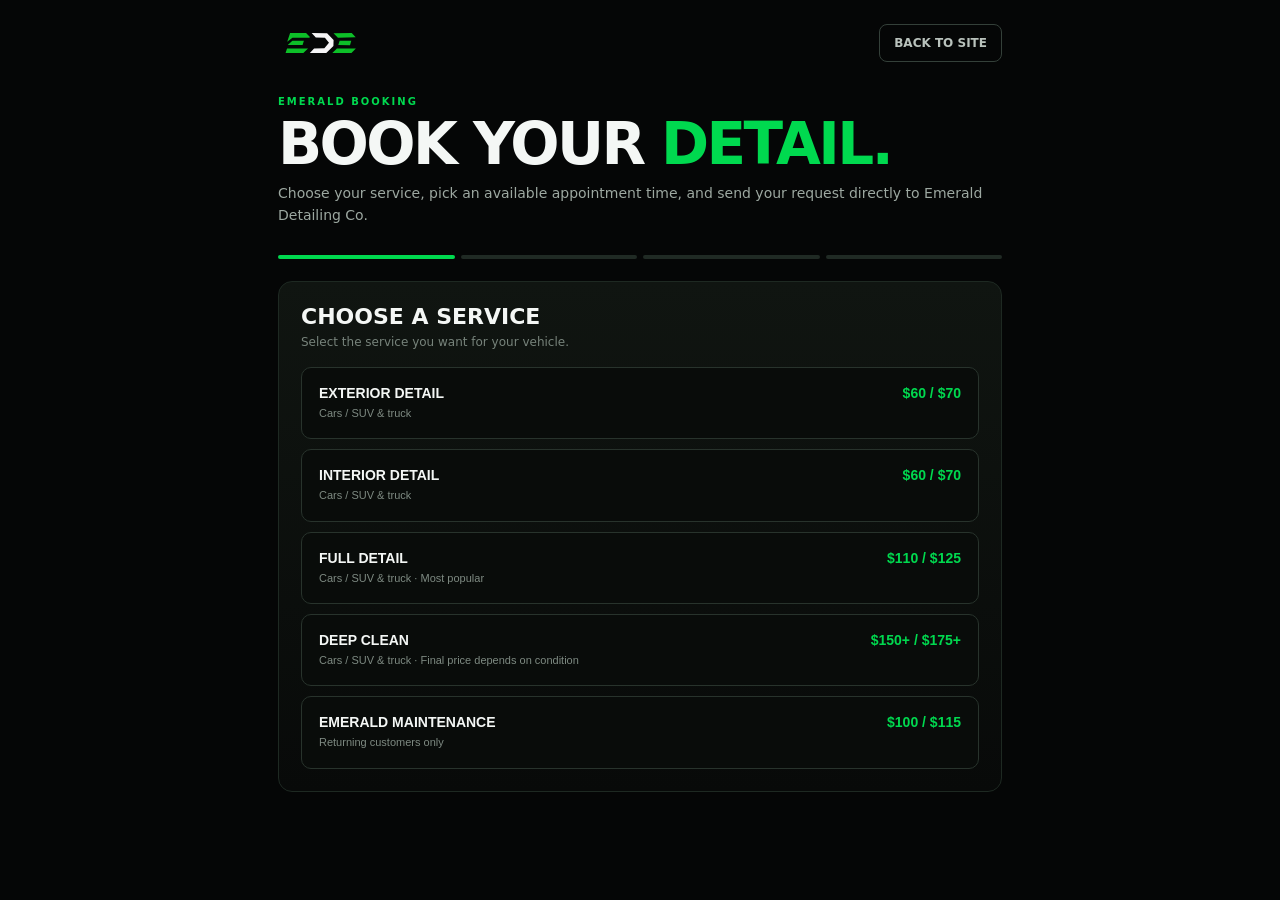
<file: booking.html>
<!doctype html>
<html lang="en"><head><meta charset="utf-8"><meta name="viewport" content="width=device-width,initial-scale=1,viewport-fit=cover"><meta name="theme-color" content="#050606"><title>Book — Emerald Detailing Co.</title><style>
:root{--green:#00d94f;--black:#050606;--panel:#0b0f0c;--line:#1e2922;--muted:#9da8a1;--white:#f4f7f5}*{box-sizing:border-box}html{background:var(--black);scroll-behavior:smooth}body{margin:0;background:var(--black);color:var(--white);font-family:-apple-system,BlinkMacSystemFont,"SF Pro Display","SF Pro Text",Inter,system-ui,sans-serif;-webkit-font-smoothing:antialiased}.wrap{width:min(760px,100%);margin:auto;padding:24px 18px 50px}.top{display:flex;align-items:center;justify-content:space-between;margin-bottom:34px}.logo{width:86px;height:38px;background:url("assets/emerald-logo.svg") center/contain no-repeat}.back{color:#b9c2bc;text-decoration:none;font-size:12px;font-weight:800;border:1px solid #344039;border-radius:8px;padding:11px 14px}.eyebrow{color:var(--green);font-size:10px;letter-spacing:.2em;font-weight:900;text-transform:uppercase}.title{font-size:clamp(34px,8vw,58px);line-height:.95;letter-spacing:-.045em;text-transform:uppercase;margin:10px 0}.title span{color:var(--green)}.sub{color:var(--muted);font-size:14px;line-height:1.6;margin:0 0 28px}.progress{display:flex;gap:6px;margin-bottom:22px}.bar{height:4px;flex:1;border-radius:9px;background:#202a24}.bar.active{background:var(--green)}.panel{background:linear-gradient(180deg,#101511,#080a09);border:1px solid var(--line);border-radius:14px;padding:22px}.step{display:none}.step.active{display:block}.step h2{font-size:22px;text-transform:uppercase;margin:0 0 6px}.hint{font-size:12px;color:#77837b;margin:0 0 18px}.calendar-nav{display:flex;align-items:center;justify-content:space-between;gap:10px;margin-bottom:12px}.calendar-month{font-size:13px;font-weight:900;text-transform:uppercase;letter-spacing:.04em;text-align:center;flex:1}.month-btn{border:1px solid #344039;background:#090d0a;color:#c9d0cc;border-radius:8px;padding:9px 11px;font:inherit;font-size:10px;font-weight:900;cursor:pointer}.month-btn:disabled{opacity:.3;cursor:not-allowed}.options{display:grid;gap:10px}.option{width:100%;text-align:left;background:#090c0a;color:var(--white);border:1px solid #28332c;border-radius:10px;padding:17px;cursor:pointer}.option:hover,.option.selected{border-color:var(--green);background:rgba(0,217,79,.06)}.option strong{display:block;font-size:14px;text-transform:uppercase}.option small{display:block;color:#7e8a82;font-size:11px;margin-top:5px;line-height:1.4}.option .money{float:right;color:var(--green);font-weight:900}.calendar{display:grid;grid-template-columns:repeat(7,1fr);gap:6px}.dayname{text-align:center;color:#67736b;font-size:9px;font-weight:900;padding-bottom:3px}.date{min-height:44px;border:1px solid #26312a;border-radius:8px;background:#090c0a;color:#dce3de;font-size:12px;font-weight:800;cursor:pointer}.date:disabled{opacity:.3;cursor:not-allowed}.date.selected{border-color:var(--green);background:rgba(0,217,79,.1);color:var(--green)}.times{display:grid;grid-template-columns:repeat(2,1fr);gap:9px;margin-top:16px}.time{border:1px solid #28332c;border-radius:9px;padding:14px;background:#090c0a;color:#dce3de;font-weight:800;cursor:pointer}.time:hover,.time.selected{border-color:var(--green);color:var(--green);background:rgba(0,217,79,.06)}.fields{display:grid;grid-template-columns:1fr 1fr;gap:10px}.field.full{grid-column:1/-1}label{display:block;font-size:9px;color:#77837b;font-weight:900;letter-spacing:.08em;text-transform:uppercase;margin-bottom:5px}input,textarea{width:100%;background:#090c0a;border:1px solid #28332c;color:white;border-radius:8px;padding:14px;font:inherit;font-size:16px;outline:none}textarea{min-height:90px;resize:vertical}input:focus,textarea:focus{border-color:var(--green)}.summary{border:1px solid #1c3022;background:rgba(0,217,79,.04);border-radius:10px;padding:16px;margin-bottom:16px}.summary div{display:flex;justify-content:space-between;gap:15px;padding:6px 0;font-size:12px}.summary span:first-child{color:#77837b}.summary span:last-child{text-align:right;font-weight:800}.actions{display:flex;gap:10px;margin-top:18px}.btn{flex:1;min-height:46px;border-radius:8px;padding:12px 15px;font-weight:900;font-size:12px;cursor:pointer;text-decoration:none;text-align:center}.primary{background:var(--green);border:1px solid var(--green);color:#031007}.secondary{background:transparent;border:1px solid #344039;color:#c9d0cc}.notice{color:#77837b;font-size:10px;line-height:1.5;margin-top:14px}.success{text-align:center;padding:20px 5px}.check{width:58px;height:58px;border-radius:50%;border:1px solid var(--green);display:grid;place-items:center;color:var(--green);font-size:27px;margin:0 auto 18px}.success h2{font-size:27px;margin:0 0 10px}.success p{color:var(--muted);font-size:13px;line-height:1.6}.error{color:#ffb4b4;font-size:11px;margin-top:10px;display:none}.loading{color:#8f9b93;font-size:11px;padding:12px 0}
@media(max-width:520px){.wrap{padding:14px 12px 34px}.top{margin-bottom:25px;min-height:40px}.logo{width:78px;height:34px}.back{font-size:10px;padding:10px 12px;border-radius:7px}.eyebrow{font-size:9px;letter-spacing:.18em}.title{font-size:clamp(31px,11vw,43px);line-height:.94;margin:8px 0 9px}.sub{font-size:13px;line-height:1.5;margin-bottom:20px}.progress{gap:5px;margin-bottom:16px}.bar{height:3px}.panel{padding:15px 12px;border-radius:12px}.step h2{font-size:19px;margin-bottom:5px}.hint{font-size:11px;line-height:1.45;margin-bottom:14px}.calendar-nav{gap:6px;margin-bottom:10px}.calendar-month{font-size:11px}.month-btn{padding:9px 8px;font-size:9px}.options{gap:8px}.option{padding:15px 13px;border-radius:9px;min-height:62px}.option strong{font-size:13px;line-height:1.35;padding-right:2px}.option small{font-size:10px;line-height:1.35;margin-top:4px}.option .money{font-size:12px;margin-left:8px}.calendar{gap:3px}.dayname{font-size:8px;padding-bottom:2px}.date{min-height:42px;border-radius:7px;font-size:11px}.times{grid-template-columns:1fr 1fr;gap:7px;margin-top:12px}.time{min-height:46px;padding:12px 8px;border-radius:8px;font-size:12px}.fields{grid-template-columns:1fr;gap:9px}.field.full{grid-column:auto}label{font-size:8px;margin-bottom:5px}input,textarea{padding:13px;border-radius:8px;font-size:16px}textarea{min-height:96px}.summary{padding:12px;margin-bottom:14px}.summary div{padding:6px 0;font-size:11px;gap:10px}.summary span:last-child{max-width:62%;overflow-wrap:anywhere}.actions{gap:8px;margin-top:15px}.btn{min-height:48px;padding:12px 10px;border-radius:8px;font-size:11px}.notice{font-size:9px;line-height:1.5;margin-top:12px}.success{padding:16px 2px}.check{width:54px;height:54px;font-size:25px;margin-bottom:15px}.success h2{font-size:24px}.success p{font-size:12px;line-height:1.55}.error{font-size:10px}.loading{font-size:10px}.calendar-nav{margin-bottom:9px}}
@media(max-width:360px){.wrap{padding-left:10px;padding-right:10px}.panel{padding:14px 10px}.option{padding:14px 11px}.option strong{font-size:12px}.option .money{font-size:11px}.date{min-height:38px}.time{font-size:11px}.actions .btn{font-size:10px;padding-left:7px;padding-right:7px}}
</style></head><body><div class="wrap"><header class="top"><a class="logo" href="./" aria-label="Emerald Detailing Co."></a><a class="back" href="./">BACK TO SITE</a></header><div class="eyebrow">Emerald Booking</div><h1 class="title">Book your <span>detail.</span></h1><p class="sub">Choose your service, pick an available appointment time, and send your request directly to Emerald Detailing Co.</p><div class="progress" aria-label="Booking progress"><i class="bar active"></i><i class="bar"></i><i class="bar"></i><i class="bar"></i></div><div class="panel">
<section class="step active" data-step="1"><h2>Choose a service</h2><p class="hint">Select the service you want for your vehicle.</p><div class="options"><button class="option" data-service="Exterior Detail"><strong>Exterior Detail <span class="money">$60 / $70</span></strong><small>Cars / SUV & truck</small></button><button class="option" data-service="Interior Detail"><strong>Interior Detail <span class="money">$60 / $70</span></strong><small>Cars / SUV & truck</small></button><button class="option" data-service="Full Detail"><strong>Full Detail <span class="money">$110 / $125</span></strong><small>Cars / SUV & truck · Most popular</small></button><button class="option" data-service="Deep Clean"><strong>Deep Clean <span class="money">$150+ / $175+</span></strong><small>Cars / SUV & truck · Final price depends on condition</small></button><button class="option" data-service="Emerald Maintenance"><strong>Emerald Maintenance <span class="money">$100 / $115</span></strong><small>Returning customers only</small></button></div></section>
<section class="step" data-step="2"><h2>Vehicle type</h2><p class="hint">This determines your starting service price.</p><div class="options"><button class="option" data-type="car"><strong>Car</strong><small>Sedan, coupe, compact, etc.</small></button><button class="option" data-type="large"><strong>SUV / Truck</strong><small>Full-size SUV, pickup, 3-row SUV, etc.</small></button></div><div class="actions"><button class="btn secondary" data-back>BACK</button></div></section>
<section class="step" data-step="3"><h2>Pick a date & time</h2><div class="calendar-nav"><button class="month-btn" id="prevMonth">‹ PREVIOUS</button><div class="calendar-month" id="monthLabel"></div><button class="month-btn" id="nextMonth">NEXT ›</button></div><p class="hint">Weekends only · 10 AM–8 PM</p><div class="calendar" id="calendar"></div><div id="times"><p class="loading">Select a date to see live availability.</p></div><p class="error" id="dateError"></p><div class="actions"><button class="btn secondary" data-back>BACK</button><button class="btn primary" id="continueDate" disabled>CONTINUE</button></div></section>
<section class="step" data-step="4"><h2>Your details</h2><p class="hint">We'll use this information to contact you and confirm the appointment.</p><div class="summary" id="summary"></div><div class="fields"><div class="field"><label for="name">Name</label><input id="name" required autocomplete="name"></div><div class="field"><label for="phone">Phone</label><input id="phone" type="tel" required autocomplete="tel"></div><div class="field full"><label for="vehicle">Vehicle</label><input id="vehicle" placeholder="Year · Make · Model" required></div><div class="field full"><label for="notes">Anything we should know?</label><textarea id="notes" placeholder="Condition, pets, sand, special requests, etc."></textarea></div></div><p class="notice">Your request is not confirmed until Emerald Detailing Co. reviews it and confirms the appointment.</p><p class="error" id="formError"></p><div class="actions"><button class="btn secondary" data-back>BACK</button><button class="btn primary" id="submit">SEND BOOKING REQUEST</button></div></section>
<section class="step" data-step="5"><div class="success"><div class="check">✓</div><h2>Request received.</h2><p id="successText">Your Emerald Detailing booking request was received. We'll contact you to confirm the appointment.</p><div class="actions"><a class="btn primary" href="./">BACK TO SITE</a></div></div></section>
</div></div><script>
const state={service:'',type:'',date:'',time:''};let step=1;let viewMonth=new Date(new Date().getFullYear(),new Date().getMonth(),1);const MAX_MONTHS_AHEAD=11;const steps=[...document.querySelectorAll('.step')],bars=[...document.querySelectorAll('.bar')];
function show(n){step=n;steps.forEach((s,i)=>s.classList.toggle('active',i===n-1));bars.forEach((b,i)=>b.classList.toggle('active',i<n));window.scrollTo({top:0,behavior:'smooth'});if(n===3)buildCalendar()}
function pick(group,el){document.querySelectorAll(group).forEach(x=>x.classList.remove('selected'));el.classList.add('selected')}
document.querySelectorAll('[data-service]').forEach(b=>b.onclick=()=>{state.service=b.dataset.service;pick('[data-service]',b);show(2)});
document.querySelectorAll('[data-type]').forEach(b=>b.onclick=()=>{state.type=b.dataset.type;pick('[data-type]',b);show(3)});
document.querySelectorAll('[data-back]').forEach(b=>b.onclick=()=>show(Math.max(1,step-1)));
document.getElementById('prevMonth').onclick=()=>{const min=new Date(new Date().getFullYear(),new Date().getMonth(),1);if(viewMonth>min){viewMonth=new Date(viewMonth.getFullYear(),viewMonth.getMonth()-1,1);buildCalendar()}};
document.getElementById('nextMonth').onclick=()=>{const max=new Date(new Date().getFullYear(),new Date().getMonth()+MAX_MONTHS_AHEAD,1);if(viewMonth<max){viewMonth=new Date(viewMonth.getFullYear(),viewMonth.getMonth()+1,1);buildCalendar()}};
function buildCalendar(){const c=document.getElementById('calendar'),label=document.getElementById('monthLabel'),now=new Date(),minMonth=new Date(now.getFullYear(),now.getMonth(),1),maxMonth=new Date(now.getFullYear(),now.getMonth()+MAX_MONTHS_AHEAD,1);if(viewMonth<minMonth)viewMonth=minMonth;if(viewMonth>maxMonth)viewMonth=maxMonth;label.textContent=viewMonth.toLocaleString(undefined,{month:'long',year:'numeric'});document.getElementById('prevMonth').disabled=viewMonth<=minMonth;document.getElementById('nextMonth').disabled=viewMonth>=maxMonth;c.innerHTML='';['SUN','MON','TUE','WED','THU','FRI','SAT'].forEach(d=>{const x=document.createElement('div');x.className='dayname';x.textContent=d;c.appendChild(x)});const first=new Date(viewMonth.getFullYear(),viewMonth.getMonth(),1).getDay(),days=new Date(viewMonth.getFullYear(),viewMonth.getMonth()+1,0).getDate();for(let i=0;i<first;i++)c.appendChild(document.createElement('div'));for(let d=1;d<=days;d++){const date=new Date(viewMonth.getFullYear(),viewMonth.getMonth(),d),x=document.createElement('button');x.className='date';x.textContent=d;const iso=`${viewMonth.getFullYear()}-${String(viewMonth.getMonth()+1).padStart(2,'0')}-${String(d).padStart(2,'0')}`,day=date.getDay(),today=new Date();today.setHours(0,0,0,0);x.disabled=date<today||(day!==0&&day!==6);if(state.date===iso)x.classList.add('selected');x.onclick=()=>{document.querySelectorAll('.date').forEach(a=>a.classList.remove('selected'));x.classList.add('selected');state.date=iso;state.time='';document.getElementById('continueDate').disabled=true;loadTimes()};c.appendChild(x)}}
async function loadTimes(){const box=document.getElementById('times'),err=document.getElementById('dateError');box.innerHTML='<p class="loading">Checking live availability…</p>';err.style.display='none';try{const r=await fetch(`/api/availability?date=${encodeURIComponent(state.date)}&service=${encodeURIComponent(state.service)}`,{cache:'no-store'});const d=await r.json();if(!r.ok)throw new Error(d.error||'Availability could not be loaded.');if(!d.slots?.length){box.innerHTML='<p class="loading">No times are available for this date. Please choose another day.</p>';return}box.innerHTML='<div class="times">'+d.slots.map(s=>`<button class="time" data-time="${s.start}">${s.label}</button>`).join('')+'</div>';box.querySelectorAll('.time').forEach(b=>b.onclick=()=>{box.querySelectorAll('.time').forEach(x=>x.classList.remove('selected'));b.classList.add('selected');state.time=b.dataset.time;document.getElementById('continueDate').disabled=false})}catch(e){box.innerHTML='<p class="loading">Live availability is not connected yet.</p>';err.textContent=e.message;err.style.display='block'}}
document.getElementById('continueDate').onclick=()=>show(4);
function buildSummary(){const d=state.date?new Date(state.date+'T12:00:00').toLocaleDateString(undefined,{weekday:'long',month:'short',day:'numeric',year:'numeric'}):'';const t=state.time?new Date(`2000-01-01T${state.time}:00`).toLocaleTimeString('en-US',{hour:'numeric',minute:'2-digit'}):'';document.getElementById('summary').innerHTML=`<div><span>Service</span><span>${state.service}</span></div><div><span>Vehicle type</span><span>${state.type==='car'?'Car':'SUV / Truck'}</span></div><div><span>Date</span><span>${d}</span></div><div><span>Time</span><span>${t}</span></div>`}
document.getElementById('submit').onclick=async()=>{const name=document.getElementById('name').value.trim(),phone=document.getElementById('phone').value.trim(),vehicle=document.getElementById('vehicle').value.trim(),notes=document.getElementById('notes').value.trim(),err=document.getElementById('formError');if(!name||!phone||!vehicle){err.textContent='Please complete your name, phone, and vehicle.';err.style.display='block';return}err.style.display='none';const btn=document.getElementById('submit');btn.disabled=true;btn.textContent='SENDING…';try{const r=await fetch('/api/bookings',{method:'POST',headers:{'Content-Type':'application/json'},body:JSON.stringify({name,phone,vehicle,vehicleType:state.type,service:state.service,date:state.date,time:state.time,notes})});const d=await r.json();if(!r.ok)throw new Error(d.error||'Booking request could not be submitted.');window.location.href=`./booking-confirmed.html?service=${encodeURIComponent(state.service)}&date=${encodeURIComponent(state.date)}&time=${encodeURIComponent(state.time)}`}catch(e){err.textContent=e.message;err.style.display='block'}finally{btn.disabled=false;btn.textContent='SEND BOOKING REQUEST'}};
</script></body></html>
</file>
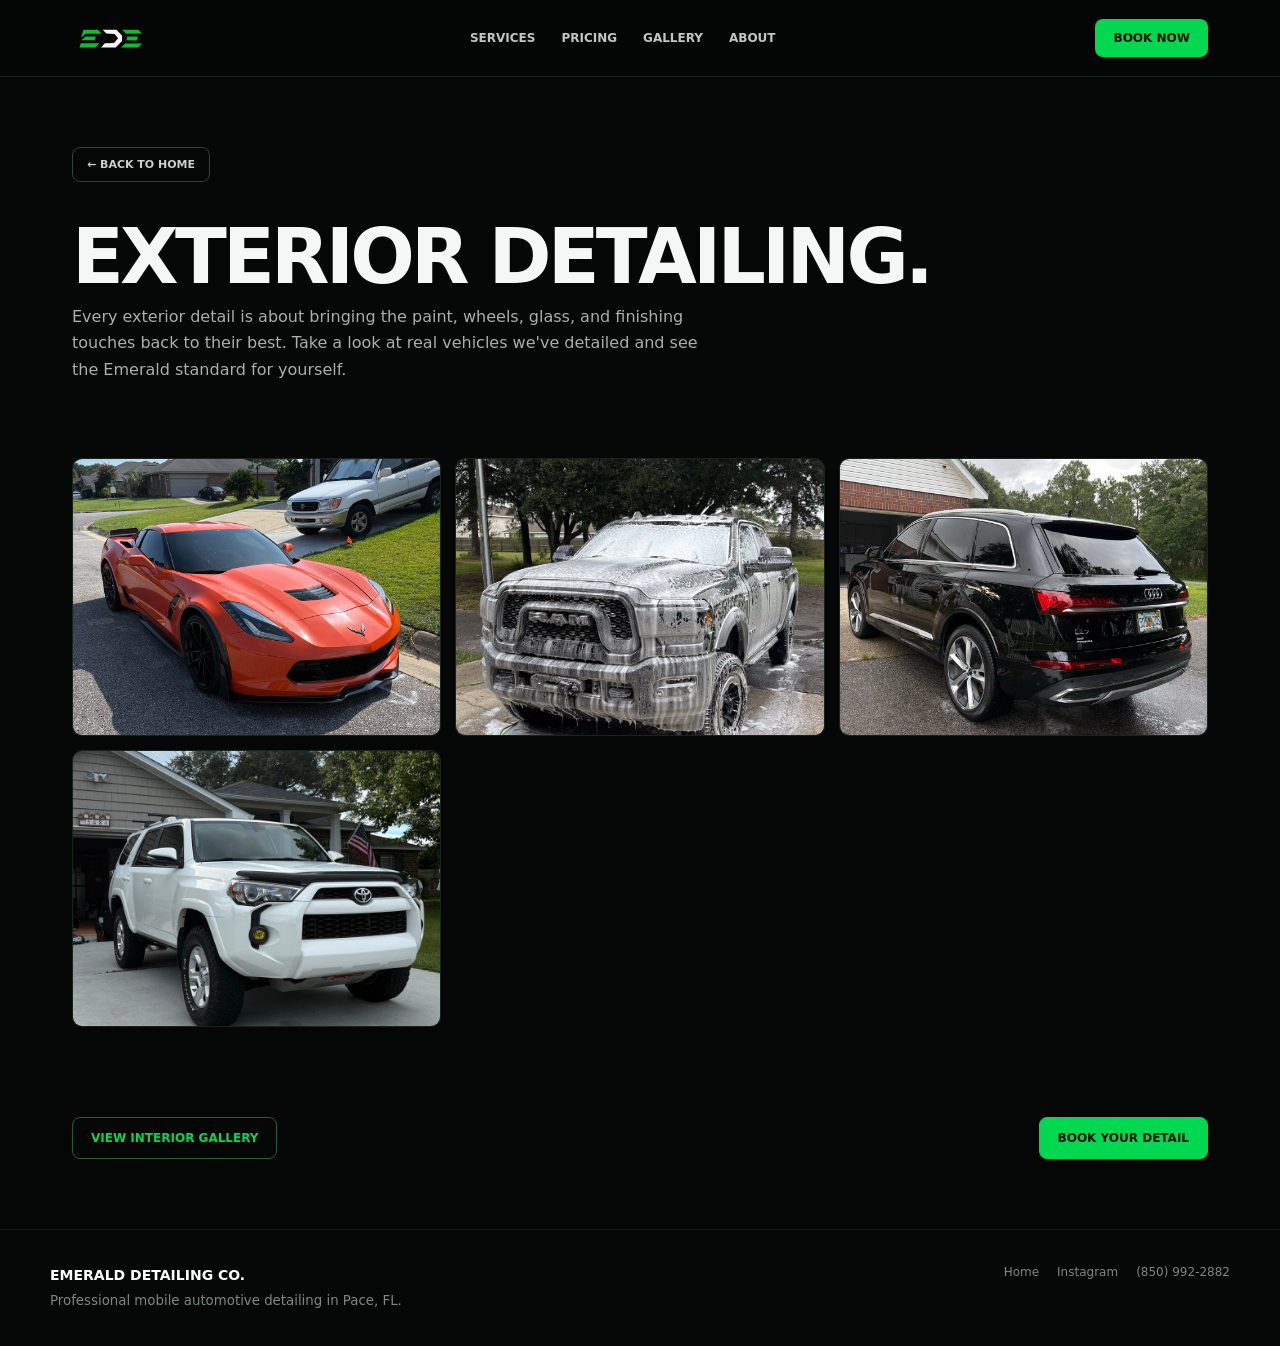
<file: exterior.html>
<!doctype html>
<html lang="en">
<head>
<meta charset="utf-8">
<meta name="viewport" content="width=device-width,initial-scale=1,viewport-fit=cover">
<meta name="theme-color" content="#050606">
<title>Exterior Gallery — Emerald Detailing Co.</title>
<meta name="description" content="Exterior detailing results from Emerald Detailing Co. in Pace, FL.">
<style>
:root{--green:#00d94f;--black:#050606;--line:#1e2922;--muted:#a8b0ab;--white:#f4f7f5}*{box-sizing:border-box}html{scroll-behavior:smooth;background:var(--black)}body{margin:0;background:var(--black);color:var(--white);font-family:-apple-system,BlinkMacSystemFont,"SF Pro Display","SF Pro Text",Inter,ui-sans-serif,system-ui,sans-serif;-webkit-font-smoothing:antialiased}a{color:inherit;text-decoration:none}.nav{position:sticky;top:0;z-index:20;background:rgba(5,6,6,.94);backdrop-filter:blur(18px);border-bottom:1px solid #172019}.navin{max-width:1180px;margin:auto;height:76px;padding:0 22px;display:flex;align-items:center;justify-content:space-between}.logo{display:block;width:78px;height:42px;background:url("assets/emerald-logo.svg") center/contain no-repeat}.navlinks{display:flex;gap:26px;color:#bfc7c2;font-size:12px;font-weight:800}.navlinks a:hover{color:var(--green)}.book{background:var(--green);color:#031007;padding:12px 18px;border-radius:8px;font-size:12px;font-weight:900}.hero{max-width:1180px;margin:auto;padding:70px 22px 55px}.back{display:inline-flex;align-items:center;gap:8px;border:1px solid #334139;border-radius:8px;padding:10px 14px;color:#c8d0cb;font-size:11px;font-weight:900;margin-bottom:28px;transition:.2s}.back:hover{border-color:var(--green);color:var(--green)}.hero h1{font-size:clamp(44px,7vw,76px);line-height:.92;letter-spacing:-.05em;text-transform:uppercase;margin:12px 0}.hero h1 span{color:var(--green)}.hero p{color:var(--muted);max-width:650px;line-height:1.65;margin:0}.gallery{max-width:1180px;margin:auto;padding:20px 22px 90px;display:grid;grid-template-columns:repeat(3,1fr);gap:14px}.photo{overflow:hidden;border:1px solid #18231c;border-radius:10px;background:#090b0a}.photo img{width:100%;aspect-ratio:4/3;object-fit:cover;display:block}.photo.full-photo img{width:100%;height:auto;aspect-ratio:auto;object-fit:contain;display:block}.bottom{max-width:1180px;margin:auto;padding:0 22px 70px;display:flex;justify-content:space-between;gap:12px}.button{display:inline-flex;align-items:center;justify-content:center;border:1px solid #245c36;border-radius:8px;padding:13px 18px;color:var(--green);font-size:12px;font-weight:900}.button.primary{background:var(--green);color:#031007;border-color:var(--green)}footer{border-top:1px solid #151d18;padding:35px 22px;color:#7d8881}.foot{max-width:1180px;margin:auto;display:flex;justify-content:space-between;gap:25px}.foot strong{color:#fff;font-size:14px}.foot small{display:block;margin-top:7px;line-height:1.5}.social{display:flex;gap:18px;font-size:12px}@media(max-width:800px){.navin{height:66px;padding:0 16px}.logo{display:block;width:66px}.navlinks{display:none}.hero{padding:55px 17px 35px}.gallery{grid-template-columns:1fr 1fr;padding:18px 17px 55px;gap:10px}.bottom{padding:0 17px 55px;flex-direction:column}.button{width:100%}.foot{padding:0;display:grid;gap:18px}.social{flex-wrap:wrap}}@media(max-width:520px){.gallery{grid-template-columns:1fr}.hero h1{font-size:44px}}
</style>
</head>
<body>
<nav class="nav"><div class="navin"><a href="index.html" aria-label="Emerald Detailing Co."><span class="logo"></span></a><div class="navlinks"><a href="index.html#services">SERVICES</a><a href="index.html#pricing">PRICING</a><a href="index.html#gallery">GALLERY</a><a href="index.html#about">ABOUT</a></div><a class="book" href="booking.html">BOOK NOW</a></div></nav>
<main>
<section class="hero"><a class="back" href="index.html">← BACK TO HOME</a><h1>Exterior detailing.</h1><p>Every exterior detail is about bringing the paint, wheels, glass, and finishing touches back to their best. Take a look at real vehicles we've detailed and see the Emerald standard for yourself.</p></section>
<section class="gallery" aria-label="Exterior detailing gallery">
<div class="photo"><img src="assets/gallery-3.jpg" alt="Emerald Detailing Co. Corvette exterior detail"></div>
<div class="photo"><img src="assets/gallery-4.jpg" alt="Emerald Detailing Co. Ram Power Wagon exterior detail"></div>
<div class="photo"><img src="assets/gallery-5.jpg" alt="Emerald Detailing Co. Audi exterior detail"></div>
<div class="photo"><img src="assets/gallery-7.jpg" alt="Emerald Detailing Co. white Toyota 4Runner exterior detail"></div>
</section>
<div class="bottom"><a class="button" href="interior.html">VIEW INTERIOR GALLERY</a><a class="button primary" href="booking.html">BOOK YOUR DETAIL</a></div>
</main>
<footer><div class="foot"><div><strong>EMERALD DETAILING CO.</strong><small>Professional mobile automotive detailing in Pace, FL.</small></div><div class="social"><a href="index.html">Home</a><a href="https://www.instagram.com/emeralddetailingco/" target="_blank" rel="noopener">Instagram</a><a href="tel:+18509922882">(850) 992-2882</a></div></div></footer>
</body>
</html>
</file>
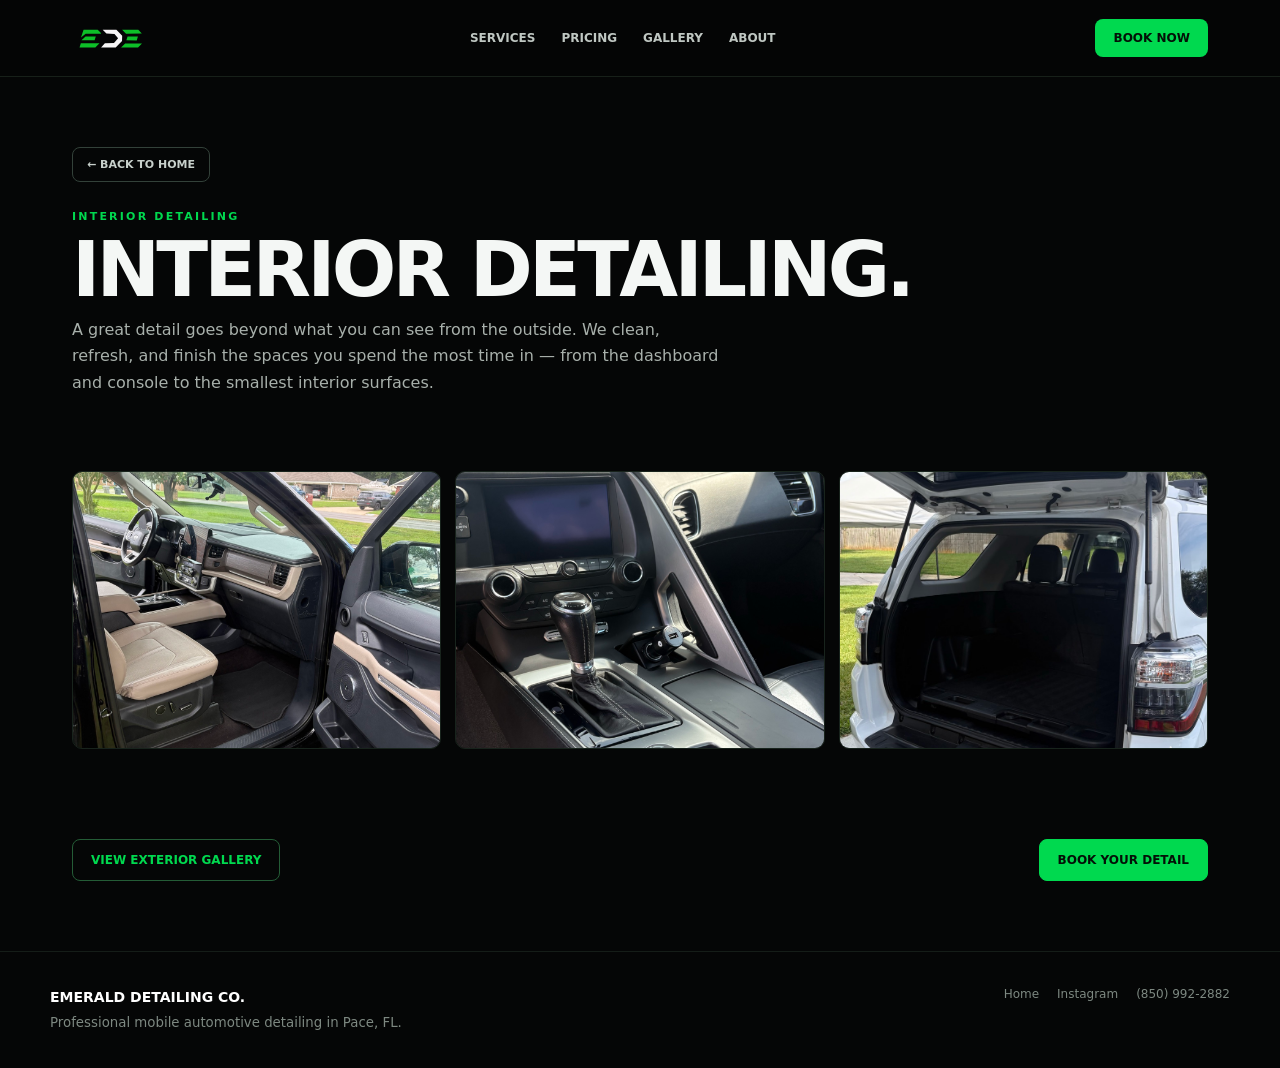
<file: interior.html>
<!doctype html>
<html lang="en">
<head>
<meta charset="utf-8">
<meta name="viewport" content="width=device-width,initial-scale=1,viewport-fit=cover">
<meta name="theme-color" content="#050606">
<title>Interior Gallery — Emerald Detailing Co.</title>
<meta name="description" content="Interior detailing results from Emerald Detailing Co. in Pace, FL.">
<style>
:root{--green:#00d94f;--black:#050606;--line:#1e2922;--muted:#a8b0ab;--white:#f4f7f5}*{box-sizing:border-box}html{scroll-behavior:smooth;background:var(--black)}body{margin:0;background:var(--black);color:var(--white);font-family:-apple-system,BlinkMacSystemFont,"SF Pro Display","SF Pro Text",Inter,ui-sans-serif,system-ui,sans-serif;-webkit-font-smoothing:antialiased}a{color:inherit;text-decoration:none}.nav{position:sticky;top:0;z-index:20;background:rgba(5,6,6,.94);backdrop-filter:blur(18px);border-bottom:1px solid #172019}.navin{max-width:1180px;margin:auto;height:76px;padding:0 22px;display:flex;align-items:center;justify-content:space-between}.logo{display:block;width:78px;height:42px;background:url("assets/emerald-logo.svg") center/contain no-repeat}.navlinks{display:flex;gap:26px;color:#bfc7c2;font-size:12px;font-weight:800}.navlinks a:hover{color:var(--green)}.book{background:var(--green);color:#031007;padding:12px 18px;border-radius:8px;font-size:12px;font-weight:900}.hero{max-width:1180px;margin:auto;padding:70px 22px 55px}.back{display:inline-flex;align-items:center;gap:8px;border:1px solid #334139;border-radius:8px;padding:10px 14px;color:#c8d0cb;font-size:11px;font-weight:900;margin-bottom:28px;transition:.2s}.back:hover{border-color:var(--green);color:var(--green)}.eyebrow{color:var(--green);font-size:11px;letter-spacing:.2em;font-weight:900;text-transform:uppercase}.hero h1{font-size:clamp(44px,7vw,76px);line-height:.92;letter-spacing:-.05em;text-transform:uppercase;margin:12px 0}.hero h1 span{color:var(--green)}.hero p{color:var(--muted);max-width:650px;line-height:1.65;margin:0}.gallery{max-width:1180px;margin:auto;padding:20px 22px 90px;display:grid;grid-template-columns:repeat(3,1fr);gap:14px}.photo{overflow:hidden;border:1px solid #18231c;border-radius:10px;background:#090b0a}.photo img{width:100%;aspect-ratio:4/3;object-fit:cover;display:block}.photo.before-after img{object-position:center top}.bottom{max-width:1180px;margin:auto;padding:0 22px 70px;display:flex;justify-content:space-between;gap:12px}.button{display:inline-flex;align-items:center;justify-content:center;border:1px solid #245c36;border-radius:8px;padding:13px 18px;color:var(--green);font-size:12px;font-weight:900}.button.primary{background:var(--green);color:#031007;border-color:var(--green)}footer{border-top:1px solid #151d18;padding:35px 22px;color:#7d8881}.foot{max-width:1180px;margin:auto;display:flex;justify-content:space-between;gap:25px}.foot strong{color:#fff;font-size:14px}.foot small{display:block;margin-top:7px;line-height:1.5}.social{display:flex;gap:18px;font-size:12px}@media(max-width:800px){.navin{height:66px;padding:0 16px}.logo{display:block;width:66px}.navlinks{display:none}.hero{padding:55px 17px 35px}.gallery{grid-template-columns:1fr 1fr;padding:18px 17px 55px;gap:10px}.bottom{padding:0 17px 55px;flex-direction:column}.button{width:100%}.foot{padding:0;display:grid;gap:18px}.social{flex-wrap:wrap}}@media(max-width:520px){.gallery{grid-template-columns:1fr}.hero h1{font-size:44px}}
</style>
</head>
<body>
<nav class="nav"><div class="navin"><a href="index.html" aria-label="Emerald Detailing Co."><span class="logo"></span></a><div class="navlinks"><a href="index.html#services">SERVICES</a><a href="index.html#pricing">PRICING</a><a href="index.html#gallery">GALLERY</a><a href="index.html#about">ABOUT</a></div><a class="book" href="booking.html">BOOK NOW</a></div></nav>
<main>
<section class="hero"><a class="back" href="index.html">← BACK TO HOME</a><div class="eyebrow">Interior detailing</div><h1>Interior detailing.</h1><p>A great detail goes beyond what you can see from the outside. We clean, refresh, and finish the spaces you spend the most time in — from the dashboard and console to the smallest interior surfaces.</p></section>
<section class="gallery" aria-label="Interior detailing gallery">
<div class="photo"><img src="assets/gallery-1.jpg" alt="Emerald Detailing Co. Ford Expedition interior detail"></div>
<div class="photo"><img src="assets/interior-corvette.jpg" alt="Emerald Detailing Co. Corvette center console interior detail"></div>
<div class="photo"><img src="assets/gallery-9.jpg" alt="Emerald Detailing Co. Toyota 4Runner cargo area detail"></div>
</section>
<div class="bottom"><a class="button" href="exterior.html">VIEW EXTERIOR GALLERY</a><a class="button primary" href="booking.html">BOOK YOUR DETAIL</a></div>
</main>
<footer><div class="foot"><div><strong>EMERALD DETAILING CO.</strong><small>Professional mobile automotive detailing in Pace, FL.</small></div><div class="social"><a href="index.html">Home</a><a href="https://www.instagram.com/emeralddetailingco/" target="_blank" rel="noopener">Instagram</a><a href="tel:+18509922882">(850) 992-2882</a></div></div></footer>
</body>
</html>
</file>
